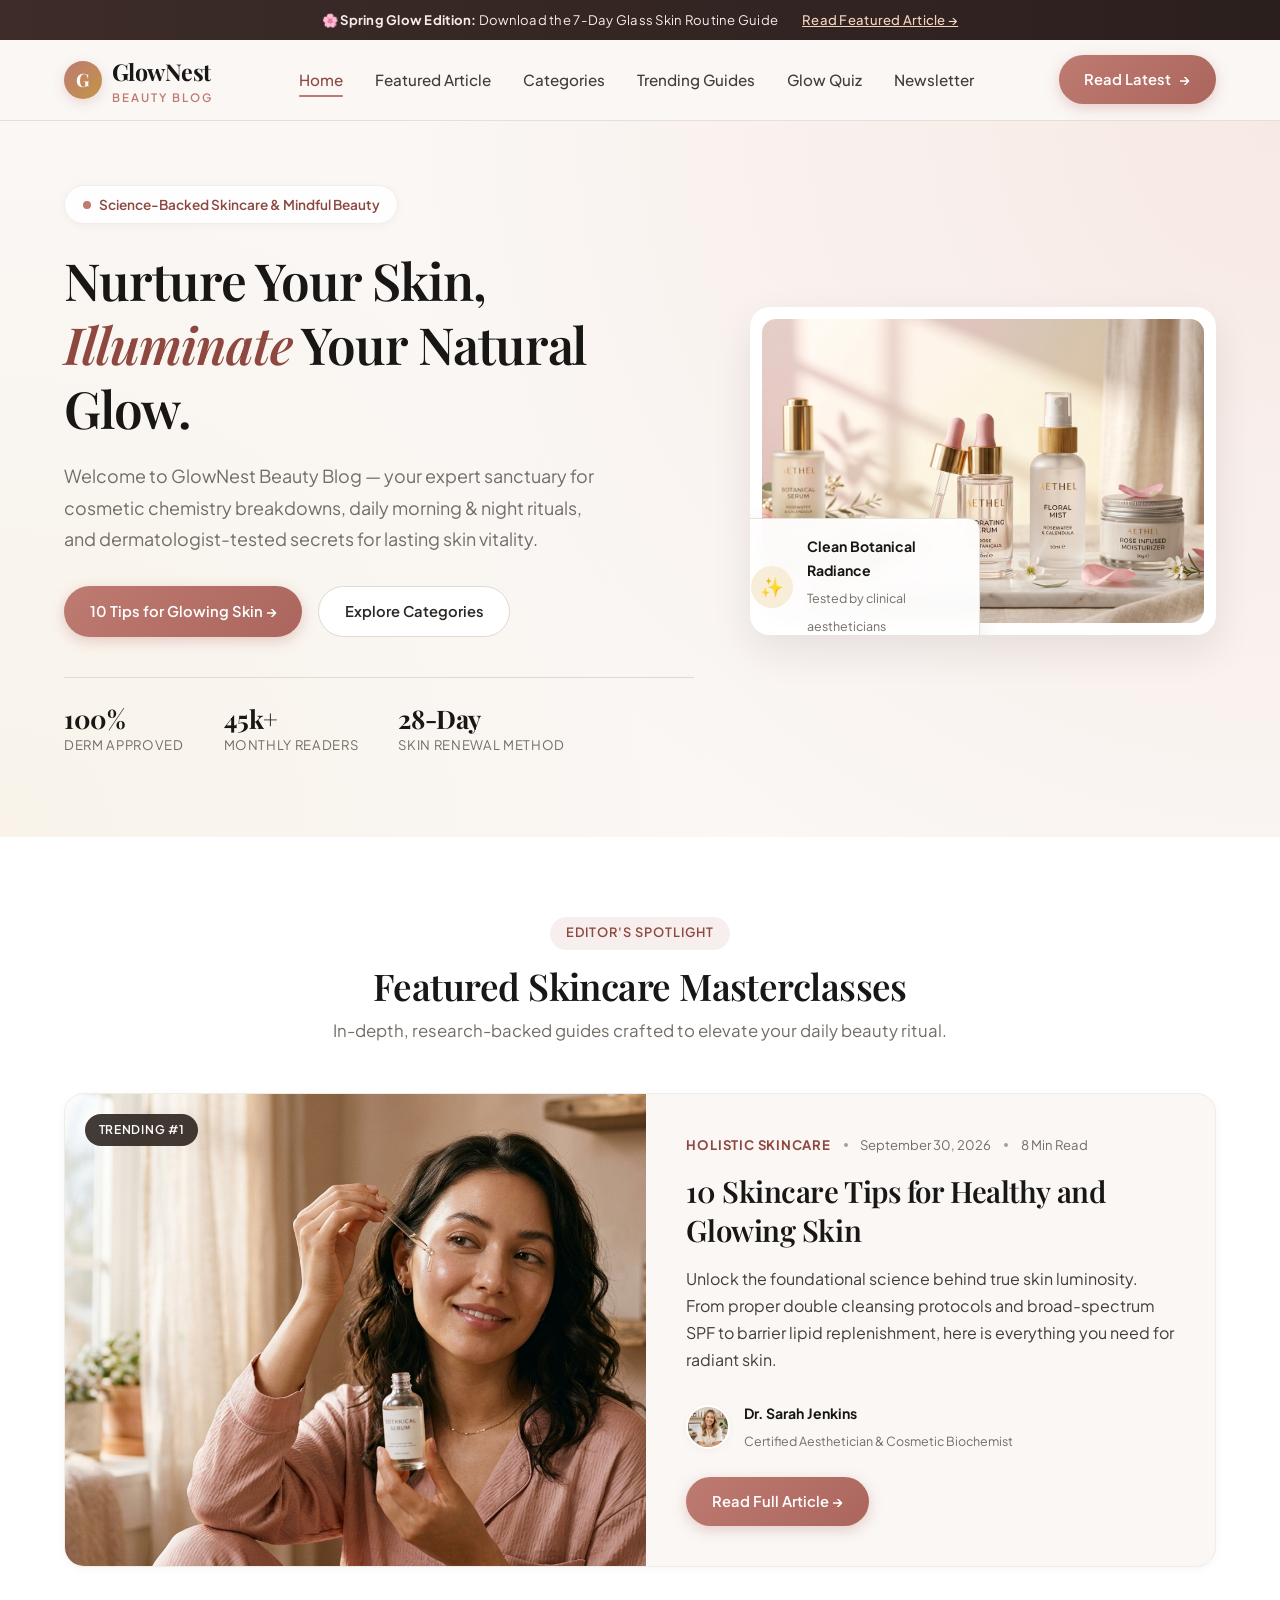
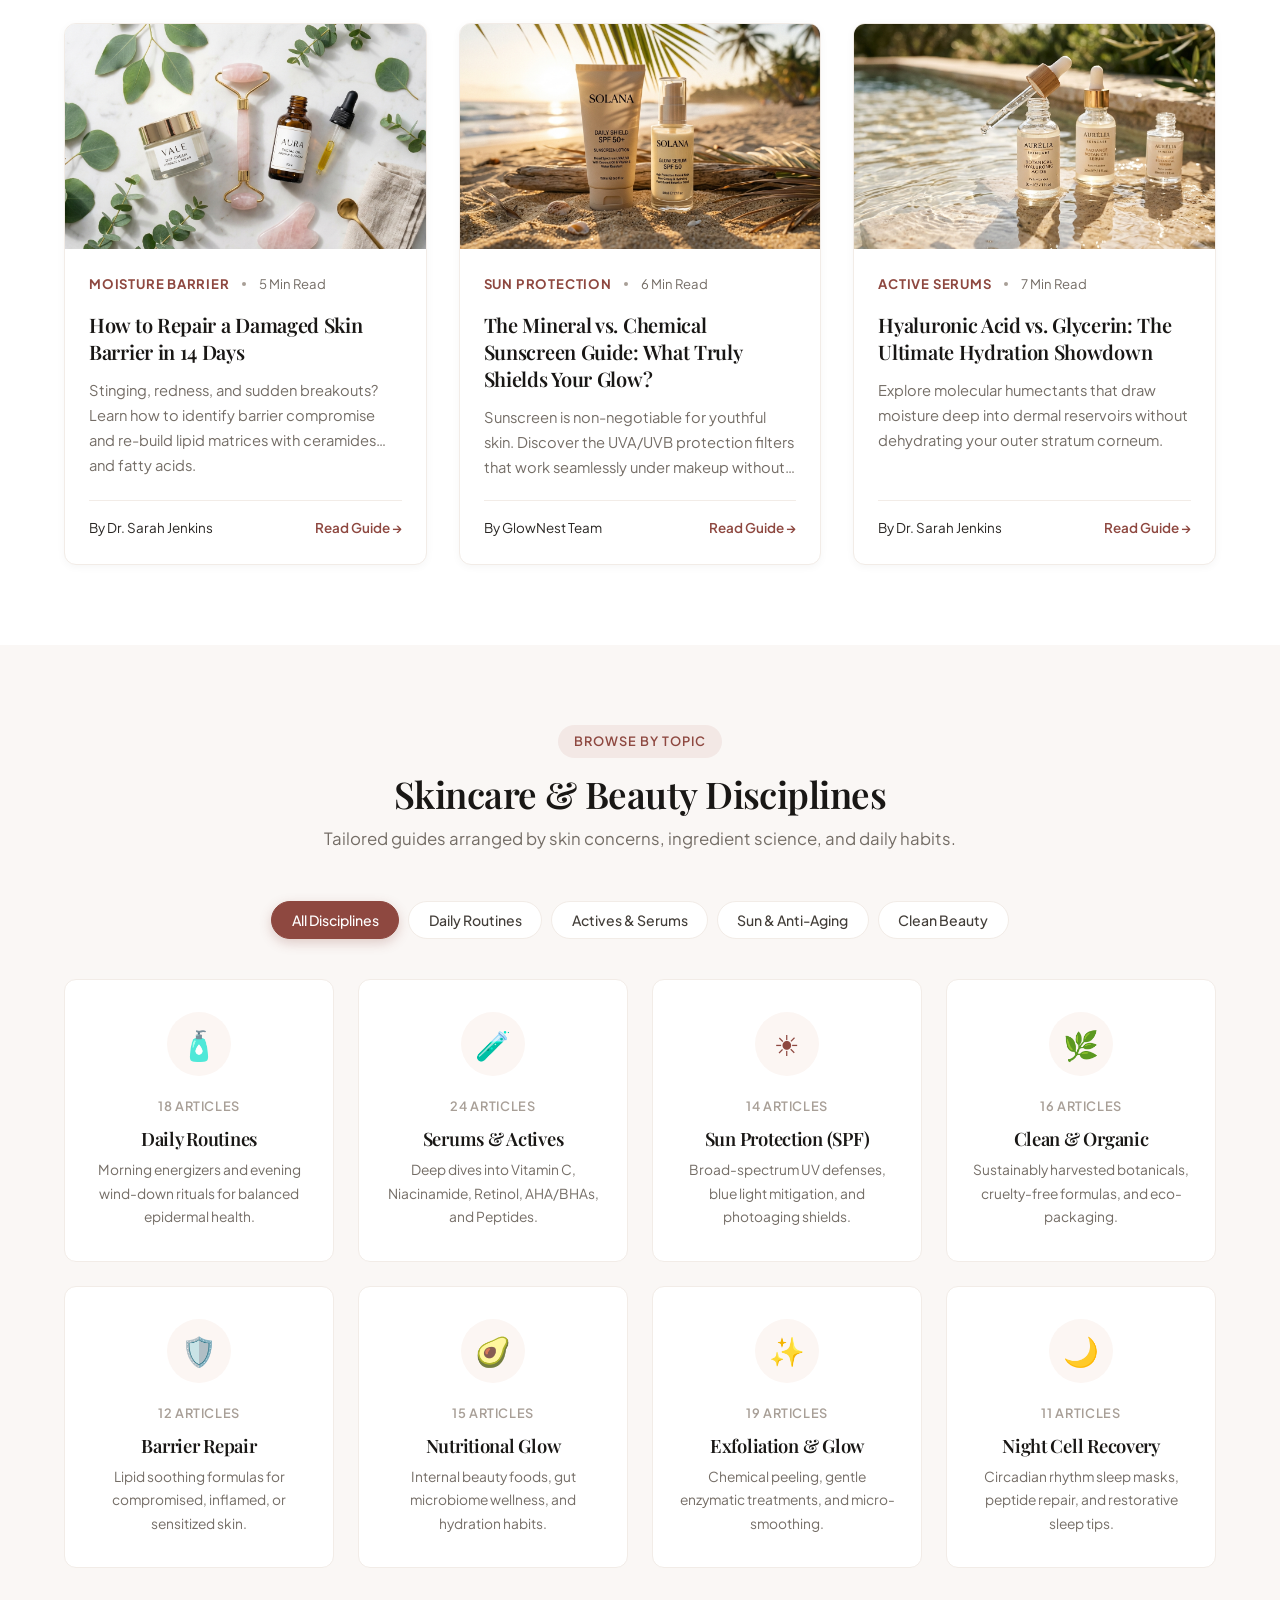
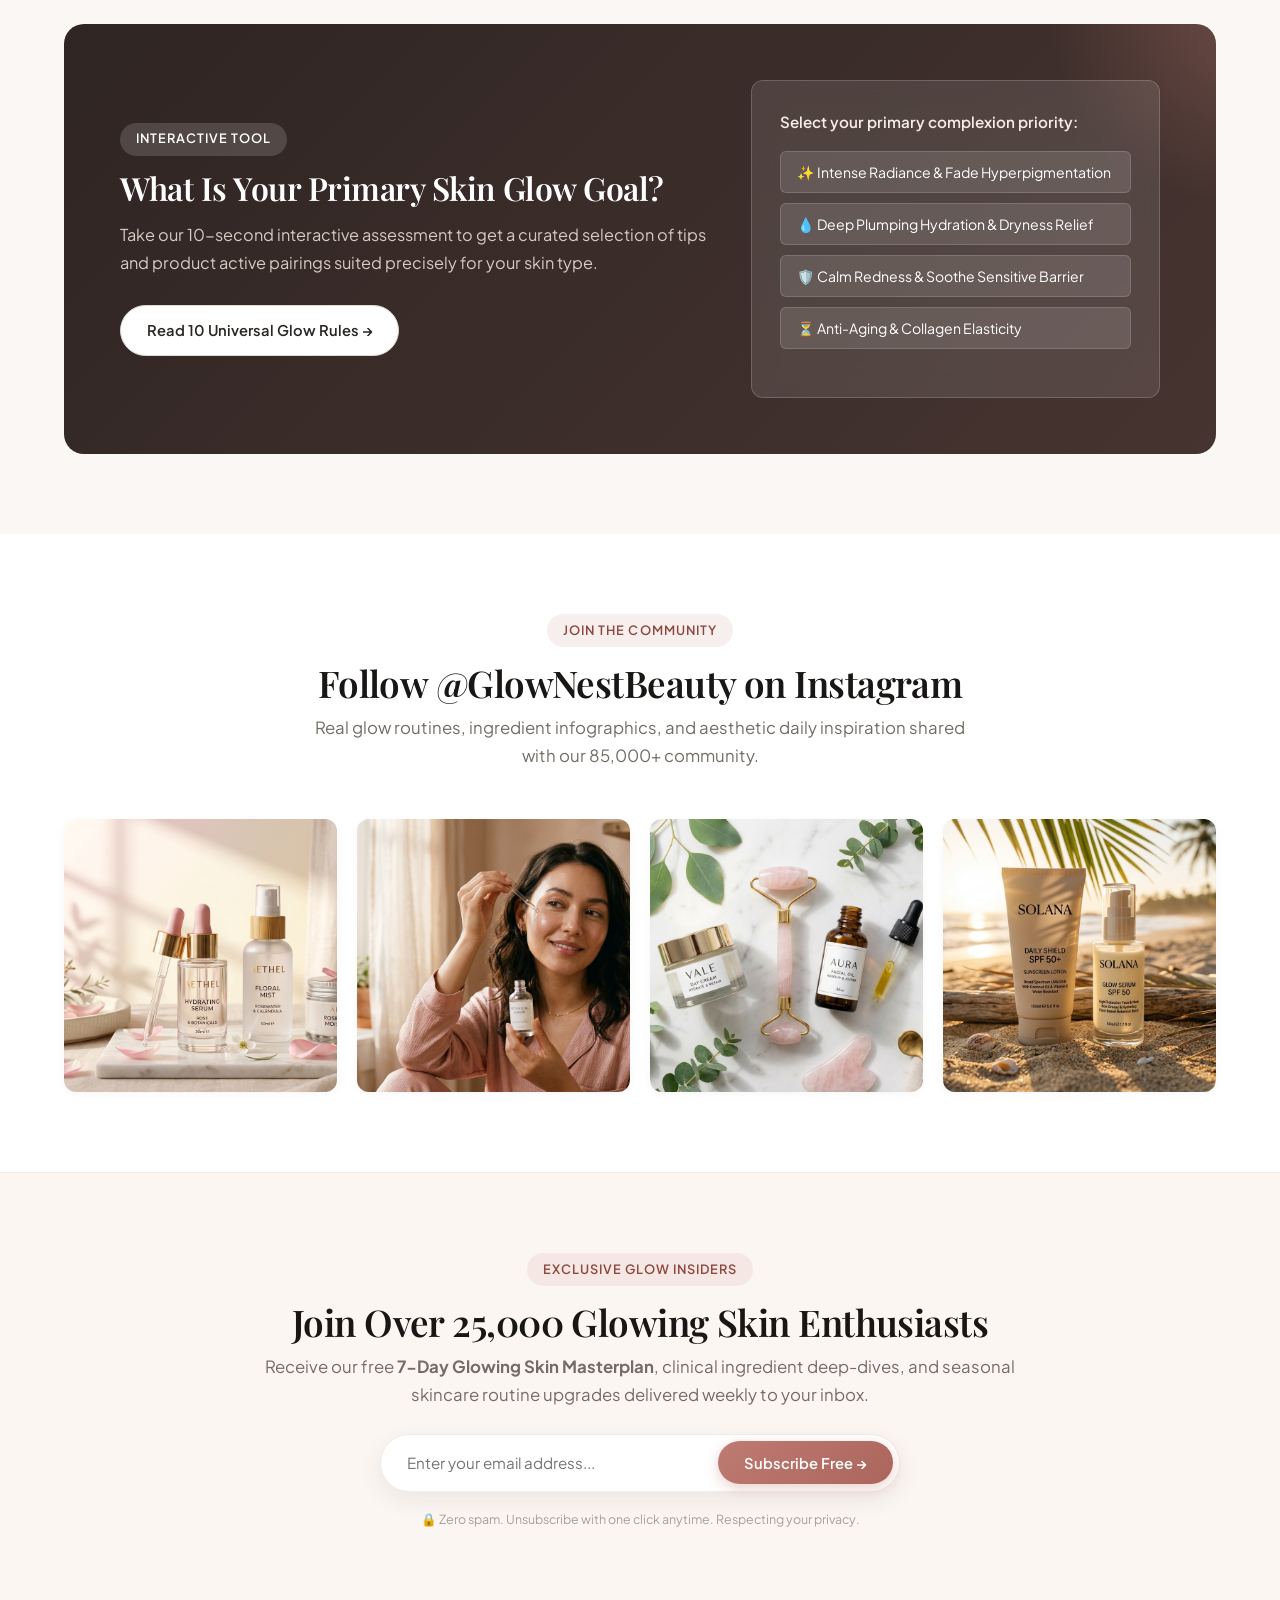
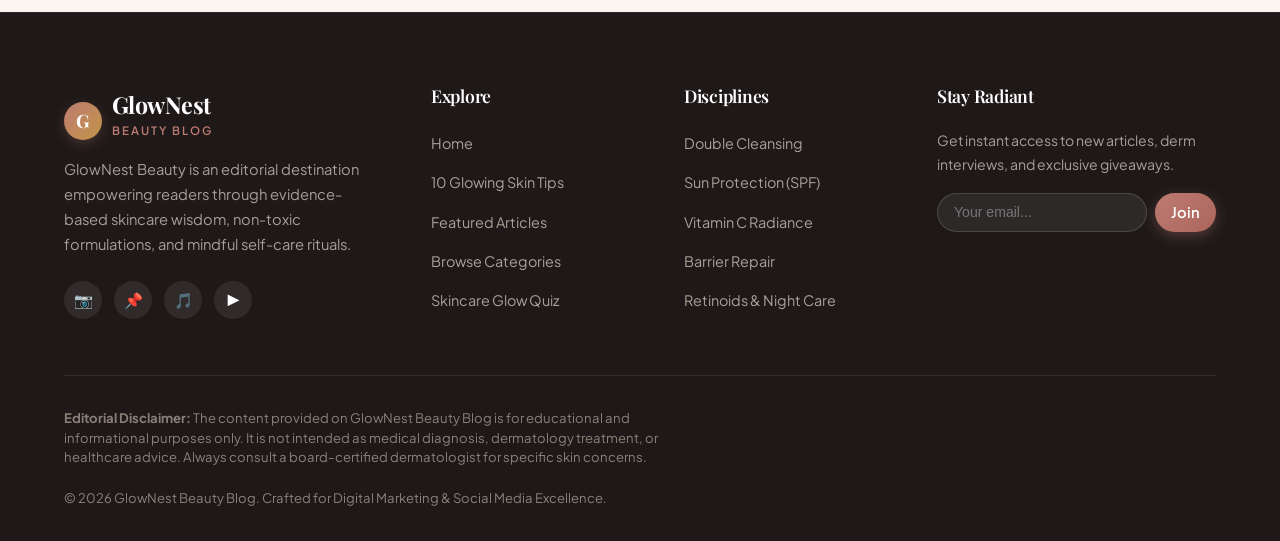
<file: index.html>
<!DOCTYPE html>
<html lang="en">
<head>
  <meta charset="UTF-8">
  <meta name="viewport" content="width=device-width, initial-scale=1.0">
  
  <!-- SEO Meta Tags -->
  <title>GlowNest Beauty Blog | Skincare & Beauty Tips</title>
  <meta name="description" content="Discover science-backed skincare routines, dermatologist-approved glowing skin tips, and clean beauty secrets at GlowNest Beauty Blog. Achieve radiant, healthy skin naturally.">
  <meta name="keywords" content="skincare tips, glowing skin, beauty blog, skincare routine, clean beauty, dermatologist advice, healthy skin, anti-aging, hydration">
  <meta name="author" content="GlowNest Beauty Editorial Team">
  <meta name="robots" content="index, follow">
  
  <!-- Open Graph / Facebook / LinkedIn -->
  <meta property="og:type" content="website">
  <meta property="og:url" content="https://glownestbeauty.com/">
  <meta property="og:title" content="GlowNest Beauty Blog | Science-Backed Skincare &amp; Glowing Skin">
  <meta property="og:description" content="Your daily sanctuary for luminous skincare rituals, active ingredients guides, and holistic self-care.">
  <meta property="og:image" content="assets/images/hero-banner.jpg">
  
  <!-- Twitter Card -->
  <meta name="twitter:card" content="summary_large_image">
  <meta name="twitter:title" content="GlowNest Beauty Blog | Healthy Glowing Skin Tips">
  <meta name="twitter:description" content="Expert-approved skincare secrets, barrier repair methods, and radiant skin guides.">
  <meta name="twitter:image" content="assets/images/hero-banner.jpg">

  <!-- Favicon & Stylesheet -->
  <link rel="stylesheet" href="style.css">
  
  <!-- Structured Data (JSON-LD) for Digital Marketing & Search Engines -->
  <script type="application/ld+json">
  {
    "@context": "https://schema.org",
    "@type": "Blog",
    "name": "GlowNest Beauty Blog",
    "description": "A modern skincare and beauty publication providing evidence-based routines, cosmetic chemistry insights, and holistic wellness guides.",
    "url": "https://glownestbeauty.com/",
    "publisher": {
      "@type": "Organization",
      "name": "GlowNest Beauty",
      "logo": {
        "@type": "ImageObject",
        "url": "https://glownestbeauty.com/assets/images/hero-banner.jpg"
      }
    }
  }
  </script>
</head>
<body>

  <!-- Top Announcement Bar (Social & Marketing Campaign) -->
  <div class="announcement-bar" role="region" aria-label="Announcement">
    <span>🌸 <strong>Spring Glow Edition:</strong> Download the 7-Day Glass Skin Routine Guide</span>
    <a href="blog.html" id="announcement-cta">Read Featured Article &rarr;</a>
  </div>

  <!-- Main Navigation Header -->
  <header class="site-header" id="site-header">
    <div class="container navbar">
      <!-- Brand Logo -->
      <a href="index.html" class="logo-wrapper" aria-label="GlowNest Beauty Blog Homepage">
        <div class="logo-symbol" aria-hidden="true">G</div>
        <div class="logo-text">
          GlowNest
          <span>Beauty Blog</span>
        </div>
      </a>

      <!-- Desktop Navigation Menu -->
      <nav aria-label="Primary Navigation">
        <ul class="nav-menu" id="nav-menu">
          <li><a href="index.html" class="nav-link active">Home</a></li>
          <li><a href="blog.html" class="nav-link">Featured Article</a></li>
          <li><a href="#categories" class="nav-link">Categories</a></li>
          <li><a href="#featured" class="nav-link">Trending Guides</a></li>
          <li><a href="#routine-quiz" class="nav-link">Glow Quiz</a></li>
          <li><a href="#newsletter" class="nav-link">Newsletter</a></li>
        </ul>
      </nav>

      <!-- Header CTAs & Mobile Toggle -->
      <div class="nav-actions">
        <a href="blog.html" class="btn btn-primary" id="header-read-btn">
          <span>Read Latest</span> &rarr;
        </a>
        <button class="mobile-nav-toggle" id="mobile-toggle" aria-label="Toggle navigation menu" aria-expanded="false">
          <span></span>
          <span></span>
          <span></span>
        </button>
      </div>
    </div>
  </header>

  <main>
    <!-- Hero Section -->
    <section class="hero" id="hero" aria-labelledby="hero-heading">
      <div class="container hero-grid">
        <!-- Hero Text Content -->
        <div class="hero-content">
          <div class="hero-tag">
            <span></span>
            Science-Backed Skincare &amp; Mindful Beauty
          </div>
          <h1 class="hero-title" id="hero-heading">
            Nurture Your Skin, <em>Illuminate</em> Your Natural Glow.
          </h1>
          <p class="hero-desc">
            Welcome to GlowNest Beauty Blog — your expert sanctuary for cosmetic chemistry breakdowns, daily morning &amp; night rituals, and dermatologist-tested secrets for lasting skin vitality.
          </p>
          
          <div class="hero-actions">
            <a href="blog.html" class="btn btn-primary" id="hero-main-cta">
              10 Tips for Glowing Skin &rarr;
            </a>
            <a href="#categories" class="btn btn-secondary" id="hero-explore-cta">
              Explore Categories
            </a>
          </div>

          <!-- Proof / Authority Statistics -->
          <div class="hero-stats">
            <div class="stat-item">
              <h4>100%</h4>
              <p>Derm Approved</p>
            </div>
            <div class="stat-item">
              <h4>45k+</h4>
              <p>Monthly Readers</p>
            </div>
            <div class="stat-item">
              <h4>28-Day</h4>
              <p>Skin Renewal Method</p>
            </div>
          </div>
        </div>

        <!-- Hero Visual Display -->
        <div class="hero-visual">
          <div class="hero-img-card">
            <img src="assets/images/hero-banner.jpg" 
                 alt="Aesthetic luxury botanical serums and cosmetic glass bottles on marble table" 
                 width="640" 
                 height="440" 
                 loading="eager">
            
            <!-- Floating Feature Badge -->
            <div class="hero-badge-float">
              <div class="hero-badge-icon" aria-hidden="true">✨</div>
              <div class="hero-badge-text">
                <strong>Clean Botanical Radiance</strong>
                <span>Tested by clinical aestheticians</span>
              </div>
            </div>
          </div>
        </div>
      </div>
    </section>

    <!-- Featured Blog Section -->
    <section class="featured-section section-spacing" id="featured" aria-labelledby="featured-heading">
      <div class="container">
        <header class="section-header">
          <span class="section-badge">Editor's Spotlight</span>
          <h2 id="featured-heading">Featured Skincare Masterclasses</h2>
          <p class="section-subtitle">In-depth, research-backed guides crafted to elevate your daily beauty ritual.</p>
        </header>

        <!-- Main Featured Article Card (Requested Main Article) -->
        <article class="featured-main-card" id="main-featured-post">
          <div class="featured-main-img">
            <img src="assets/images/glowing-skin-article.jpg" 
                 alt="Radiant healthy woman applying botanical glow serum with a glass dropper" 
                 loading="lazy">
            <span class="featured-badge-pill">Trending #1</span>
          </div>
          <div class="featured-main-body">
            <div class="card-meta">
              <span class="card-category">Holistic Skincare</span>
              <span class="card-meta-dot" aria-hidden="true"></span>
              <time datetime="2026-09-30">September 30, 2026</time>
              <span class="card-meta-dot" aria-hidden="true"></span>
              <span>8 Min Read</span>
            </div>
            
            <h3 class="featured-main-title">
              <a href="blog.html">10 Skincare Tips for Healthy and Glowing Skin</a>
            </h3>
            
            <p class="featured-main-excerpt">
              Unlock the foundational science behind true skin luminosity. From proper double cleansing protocols and broad-spectrum SPF to barrier lipid replenishment, here is everything you need for radiant skin.
            </p>

            <div class="author-chip">
              <img src="assets/images/author-portrait.jpg" 
                   alt="Dr. Sarah Jenkins - Certified Aesthetician" 
                   width="44" 
                   height="44">
              <div class="author-chip-info">
                <strong>Dr. Sarah Jenkins</strong>
                <span>Certified Aesthetician &amp; Cosmetic Biochemist</span>
              </div>
            </div>

            <div>
              <a href="blog.html" class="btn btn-primary" id="read-main-article-btn">
                Read Full Article &rarr;
              </a>
            </div>
          </div>
        </article>

        <!-- Secondary Articles Grid -->
        <div class="articles-grid">
          <!-- Article Card 1 -->
          <article class="article-card" data-category="barrier">
            <div class="card-img-wrapper">
              <img src="assets/images/skincare-flatlay.jpg" 
                   alt="Skincare flatlay with rose quartz roller, facial oil, and barrier repair cream" 
                   loading="lazy">
            </div>
            <div class="card-content">
              <div class="card-meta">
                <span class="card-category">Moisture Barrier</span>
                <span class="card-meta-dot" aria-hidden="true"></span>
                <span>5 Min Read</span>
              </div>
              <h4 class="card-title">
                <a href="blog.html#tip-6">How to Repair a Damaged Skin Barrier in 14 Days</a>
              </h4>
              <p class="card-excerpt">
                Stinging, redness, and sudden breakouts? Learn how to identify barrier compromise and re-build lipid matrices with ceramides and fatty acids.
              </p>
              <div class="card-footer">
                <span class="author-name">By Dr. Sarah Jenkins</span>
                <a href="blog.html#tip-6" class="read-more-link">Read Guide &rarr;</a>
              </div>
            </div>
          </article>

          <!-- Article Card 2 -->
          <article class="article-card" data-category="sun">
            <div class="card-img-wrapper">
              <img src="assets/images/spf-protection.jpg" 
                   alt="Broad spectrum SPF sunscreen lotion and serum bottle on warm beach sand" 
                   loading="lazy">
            </div>
            <div class="card-content">
              <div class="card-meta">
                <span class="card-category">Sun Protection</span>
                <span class="card-meta-dot" aria-hidden="true"></span>
                <span>6 Min Read</span>
              </div>
              <h4 class="card-title">
                <a href="blog.html#tip-2">The Mineral vs. Chemical Sunscreen Guide: What Truly Shields Your Glow?</a>
              </h4>
              <p class="card-excerpt">
                Sunscreen is non-negotiable for youthful skin. Discover the UVA/UVB protection filters that work seamlessly under makeup without white cast.
              </p>
              <div class="card-footer">
                <span class="author-name">By GlowNest Team</span>
                <a href="blog.html#tip-2" class="read-more-link">Read Guide &rarr;</a>
              </div>
            </div>
          </article>

          <!-- Article Card 3 -->
          <article class="article-card" data-category="serums">
            <div class="card-img-wrapper">
              <img src="assets/images/clean-serums.jpg" 
                   alt="Clear glass pipette dropper bottles with hyaluronic acid and radiance botanical serum" 
                   loading="lazy">
            </div>
            <div class="card-content">
              <div class="card-meta">
                <span class="card-category">Active Serums</span>
                <span class="card-meta-dot" aria-hidden="true"></span>
                <span>7 Min Read</span>
              </div>
              <h4 class="card-title">
                <a href="blog.html#tip-3">Hyaluronic Acid vs. Glycerin: The Ultimate Hydration Showdown</a>
              </h4>
              <p class="card-excerpt">
                Explore molecular humectants that draw moisture deep into dermal reservoirs without dehydrating your outer stratum corneum.
              </p>
              <div class="card-footer">
                <span class="author-name">By Dr. Sarah Jenkins</span>
                <a href="blog.html#tip-3" class="read-more-link">Read Guide &rarr;</a>
              </div>
            </div>
          </article>
        </div>
      </div>
    </section>

    <!-- Skincare and Beauty Categories Section -->
    <section class="categories-section section-spacing" id="categories" aria-labelledby="categories-heading">
      <div class="container">
        <header class="section-header">
          <span class="section-badge">Browse By Topic</span>
          <h2 id="categories-heading">Skincare &amp; Beauty Disciplines</h2>
          <p class="section-subtitle">Tailored guides arranged by skin concerns, ingredient science, and daily habits.</p>
        </header>

        <!-- Category Filter Buttons for Interactive Exploration -->
        <nav class="category-filter-nav" aria-label="Category Filter">
          <button class="filter-btn active" data-filter="all">All Disciplines</button>
          <button class="filter-btn" data-filter="routines">Daily Routines</button>
          <button class="filter-btn" data-filter="actives">Actives &amp; Serums</button>
          <button class="filter-btn" data-filter="sun">Sun &amp; Anti-Aging</button>
          <button class="filter-btn" data-filter="clean">Clean Beauty</button>
        </nav>

        <!-- Categories Grid -->
        <div class="categories-grid" id="categories-grid">
          <!-- Category 1 -->
          <div class="category-card" data-cat-type="routines">
            <div class="category-icon-box" aria-hidden="true">🧴</div>
            <span class="category-count">18 Articles</span>
            <h3 class="category-name">Daily Routines</h3>
            <p class="category-desc">Morning energizers and evening wind-down rituals for balanced epidermal health.</p>
          </div>

          <!-- Category 2 -->
          <div class="category-card" data-cat-type="actives">
            <div class="category-icon-box" aria-hidden="true">🧪</div>
            <span class="category-count">24 Articles</span>
            <h3 class="category-name">Serums &amp; Actives</h3>
            <p class="category-desc">Deep dives into Vitamin C, Niacinamide, Retinol, AHA/BHAs, and Peptides.</p>
          </div>

          <!-- Category 3 -->
          <div class="category-card" data-cat-type="sun">
            <div class="category-icon-box" aria-hidden="true">☀️</div>
            <span class="category-count">14 Articles</span>
            <h3 class="category-name">Sun Protection (SPF)</h3>
            <p class="category-desc">Broad-spectrum UV defenses, blue light mitigation, and photoaging shields.</p>
          </div>

          <!-- Category 4 -->
          <div class="category-card" data-cat-type="clean">
            <div class="category-icon-box" aria-hidden="true">🌿</div>
            <span class="category-count">16 Articles</span>
            <h3 class="category-name">Clean &amp; Organic</h3>
            <p class="category-desc">Sustainably harvested botanicals, cruelty-free formulas, and eco-packaging.</p>
          </div>

          <!-- Category 5 -->
          <div class="category-card" data-cat-type="routines">
            <div class="category-icon-box" aria-hidden="true">🛡️</div>
            <span class="category-count">12 Articles</span>
            <h3 class="category-name">Barrier Repair</h3>
            <p class="category-desc">Lipid soothing formulas for compromised, inflamed, or sensitized skin.</p>
          </div>

          <!-- Category 6 -->
          <div class="category-card" data-cat-type="clean">
            <div class="category-icon-box" aria-hidden="true">🥑</div>
            <span class="category-count">15 Articles</span>
            <h3 class="category-name">Nutritional Glow</h3>
            <p class="category-desc">Internal beauty foods, gut microbiome wellness, and hydration habits.</p>
          </div>

          <!-- Category 7 -->
          <div class="category-card" data-cat-type="actives">
            <div class="category-icon-box" aria-hidden="true">✨</div>
            <span class="category-count">19 Articles</span>
            <h3 class="category-name">Exfoliation &amp; Glow</h3>
            <p class="category-desc">Chemical peeling, gentle enzymatic treatments, and micro-smoothing.</p>
          </div>

          <!-- Category 8 -->
          <div class="category-card" data-cat-type="routines">
            <div class="category-icon-box" aria-hidden="true">🌙</div>
            <span class="category-count">11 Articles</span>
            <h3 class="category-name">Night Cell Recovery</h3>
            <p class="category-desc">Circadian rhythm sleep masks, peptide repair, and restorative sleep tips.</p>
          </div>
        </div>

        <!-- Interactive Skincare Quiz Banner (Digital Marketing Lead Engagement) -->
        <div class="quiz-banner" id="routine-quiz">
          <div class="quiz-content">
            <span class="section-badge" style="background: rgba(255,255,255,0.15); color: #fff;">Interactive Tool</span>
            <h3>What Is Your Primary Skin Glow Goal?</h3>
            <p>
              Take our 10-second interactive assessment to get a curated selection of tips and product active pairings suited precisely for your skin type.
            </p>
            <a href="blog.html" class="btn btn-secondary">
              Read 10 Universal Glow Rules &rarr;
            </a>
          </div>

          <div class="quiz-interactive-box" id="quiz-box">
            <div class="quiz-step-title" id="quiz-question">Select your primary complexion priority:</div>
            <div class="quiz-options" id="quiz-options-group">
              <button class="quiz-opt-btn" data-goal="glow">✨ Intense Radiance &amp; Fade Hyperpigmentation</button>
              <button class="quiz-opt-btn" data-goal="hydration">💧 Deep Plumping Hydration &amp; Dryness Relief</button>
              <button class="quiz-opt-btn" data-goal="barrier">🛡️ Calm Redness &amp; Soothe Sensitive Barrier</button>
              <button class="quiz-opt-btn" data-goal="aging">⏳ Anti-Aging &amp; Collagen Elasticity</button>
            </div>
            <div class="quiz-result-box" id="quiz-result">
              <!-- Dynamically populated via script.js -->
            </div>
          </div>
        </div>
      </div>
    </section>

    <!-- Social Media Marketing Showcase (Digital Marketing Assignment Element) -->
    <section class="social-showcase section-spacing" id="social-community" aria-labelledby="social-heading">
      <div class="container">
        <header class="section-header">
          <span class="section-badge">Join The Community</span>
          <h2 id="social-heading">Follow @GlowNestBeauty on Instagram</h2>
          <p class="section-subtitle">Real glow routines, ingredient infographics, and aesthetic daily inspiration shared with our 85,000+ community.</p>
        </header>

        <div class="instagram-grid">
          <!-- Feed Item 1 -->
          <a href="https://instagram.com" target="_blank" rel="noopener noreferrer" class="insta-item" aria-label="View Instagram post on morning routine flatlay">
            <img src="assets/images/hero-banner.jpg" alt="Botanical serum bottles morning light Instagram aesthetic" loading="lazy">
            <div class="insta-overlay">
              <span class="insta-handle">@glownestbeauty</span>
              <p>Morning ritual essentials for luminous skin 🌸</p>
              <span class="insta-likes">❤️ 2,410 likes</span>
            </div>
          </a>

          <!-- Feed Item 2 -->
          <a href="https://instagram.com" target="_blank" rel="noopener noreferrer" class="insta-item" aria-label="View Instagram post on glowing skin results">
            <img src="assets/images/glowing-skin-article.jpg" alt="Radiant woman applying serum Instagram post" loading="lazy">
            <div class="insta-overlay">
              <span class="insta-handle">@glownestbeauty</span>
              <p>The 28-day turnover consistency check ✨</p>
              <span class="insta-likes">❤️ 4,180 likes</span>
            </div>
          </a>

          <!-- Feed Item 3 -->
          <a href="https://instagram.com" target="_blank" rel="noopener noreferrer" class="insta-item" aria-label="View Instagram post on jade roller and oils">
            <img src="assets/images/skincare-flatlay.jpg" alt="Skincare flatlay with rose quartz roller on marble Instagram post" loading="lazy">
            <div class="insta-overlay">
              <span class="insta-handle">@glownestbeauty</span>
              <p>Facial lymphatic drainage tips that work 🌿</p>
              <span class="insta-likes">❤️ 1,920 likes</span>
            </div>
          </a>

          <!-- Feed Item 4 -->
          <a href="https://instagram.com" target="_blank" rel="noopener noreferrer" class="insta-item" aria-label="View Instagram post on SPF protection">
            <img src="assets/images/spf-protection.jpg" alt="Sunscreen on beach sand Instagram post" loading="lazy">
            <div class="insta-overlay">
              <span class="insta-handle">@glownestbeauty</span>
              <p>Rain or shine, SPF 50 is our Holy Grail ☀️</p>
              <span class="insta-likes">❤️ 3,340 likes</span>
            </div>
          </a>
        </div>
      </div>
    </section>

    <!-- High-Converting Newsletter Capture Section -->
    <section class="newsletter-section section-spacing" id="newsletter" aria-labelledby="newsletter-heading">
      <div class="container">
        <div class="newsletter-card">
          <span class="section-badge">Exclusive Glow Insiders</span>
          <h2 id="newsletter-heading">Join Over 25,000 Glowing Skin Enthusiasts</h2>
          <p class="section-subtitle">
            Receive our free <strong>7-Day Glowing Skin Masterplan</strong>, clinical ingredient deep-dives, and seasonal skincare routine upgrades delivered weekly to your inbox.
          </p>

          <form class="newsletter-form" id="homepage-newsletter-form">
            <input type="email" 
                   class="newsletter-input" 
                   placeholder="Enter your email address..." 
                   required 
                   aria-label="Your email address" 
                   id="newsletter-email">
            <button type="submit" class="btn btn-primary" id="newsletter-submit-btn">
              Subscribe Free &rarr;
            </button>
          </form>
          <span class="newsletter-privacy">🔒 Zero spam. Unsubscribe with one click anytime. Respecting your privacy.</span>
        </div>
      </div>
    </section>
  </main>

  <!-- Global Footer -->
  <footer class="site-footer">
    <div class="container">
      <div class="footer-grid">
        <!-- Brand Summary -->
        <div class="footer-brand">
          <div class="logo-wrapper">
            <div class="logo-symbol" aria-hidden="true">G</div>
            <div class="logo-text">
              GlowNest
              <span>Beauty Blog</span>
            </div>
          </div>
          <p>
            GlowNest Beauty is an editorial destination empowering readers through evidence-based skincare wisdom, non-toxic formulations, and mindful self-care rituals.
          </p>
          <div class="social-links" aria-label="Social media channels">
            <a href="https://instagram.com" class="social-link" aria-label="Instagram" target="_blank" rel="noopener noreferrer">📷</a>
            <a href="https://pinterest.com" class="social-link" aria-label="Pinterest" target="_blank" rel="noopener noreferrer">📌</a>
            <a href="https://tiktok.com" class="social-link" aria-label="TikTok" target="_blank" rel="noopener noreferrer">🎵</a>
            <a href="https://youtube.com" class="social-link" aria-label="YouTube" target="_blank" rel="noopener noreferrer">▶️</a>
          </div>
        </div>

        <!-- Quick Links -->
        <div class="footer-col">
          <h4>Explore</h4>
          <ul>
            <li><a href="index.html">Home</a></li>
            <li><a href="blog.html">10 Glowing Skin Tips</a></li>
            <li><a href="#featured">Featured Articles</a></li>
            <li><a href="#categories">Browse Categories</a></li>
            <li><a href="#routine-quiz">Skincare Glow Quiz</a></li>
          </ul>
        </div>

        <!-- Categories -->
        <div class="footer-col">
          <h4>Disciplines</h4>
          <ul>
            <li><a href="blog.html#tip-1">Double Cleansing</a></li>
            <li><a href="blog.html#tip-2">Sun Protection (SPF)</a></li>
            <li><a href="blog.html#tip-4">Vitamin C Radiance</a></li>
            <li><a href="blog.html#tip-6">Barrier Repair</a></li>
            <li><a href="blog.html#tip-7">Retinoids &amp; Night Care</a></li>
          </ul>
        </div>

        <!-- Newsletter Mini-Widget in Footer -->
        <div class="footer-col footer-newsletter">
          <h4>Stay Radiant</h4>
          <p>Get instant access to new articles, derm interviews, and exclusive giveaways.</p>
          <form class="footer-newsletter-form" id="footer-newsletter-form">
            <input type="email" class="footer-input" placeholder="Your email..." required aria-label="Footer email input" id="footer-email">
            <button type="submit" class="btn btn-primary" style="padding: 0.65rem 1rem;">Join</button>
          </form>
        </div>
      </div>

      <!-- Footer Bottom -->
      <div class="footer-bottom">
        <div class="footer-disclaimer">
          <strong>Editorial Disclaimer:</strong> The content provided on GlowNest Beauty Blog is for educational and informational purposes only. It is not intended as medical diagnosis, dermatology treatment, or healthcare advice. Always consult a board-certified dermatologist for specific skin concerns.
        </div>
        <div>
          &copy; 2026 GlowNest Beauty Blog. Crafted for Digital Marketing &amp; Social Media Excellence.
        </div>
      </div>
    </div>
  </footer>

  <!-- Toast Notification Box -->
  <div class="toast-msg" id="toast" role="status" aria-live="polite">
    <span id="toast-icon">✨</span>
    <span id="toast-text">Notification message</span>
  </div>

  <!-- Back to Top Button -->
  <button class="back-to-top" id="back-to-top" aria-label="Scroll back to top">
    &uarr;
  </button>

  <!-- JavaScript Logic -->
  <script src="script.js"></script>
</body>
</html>
</file>
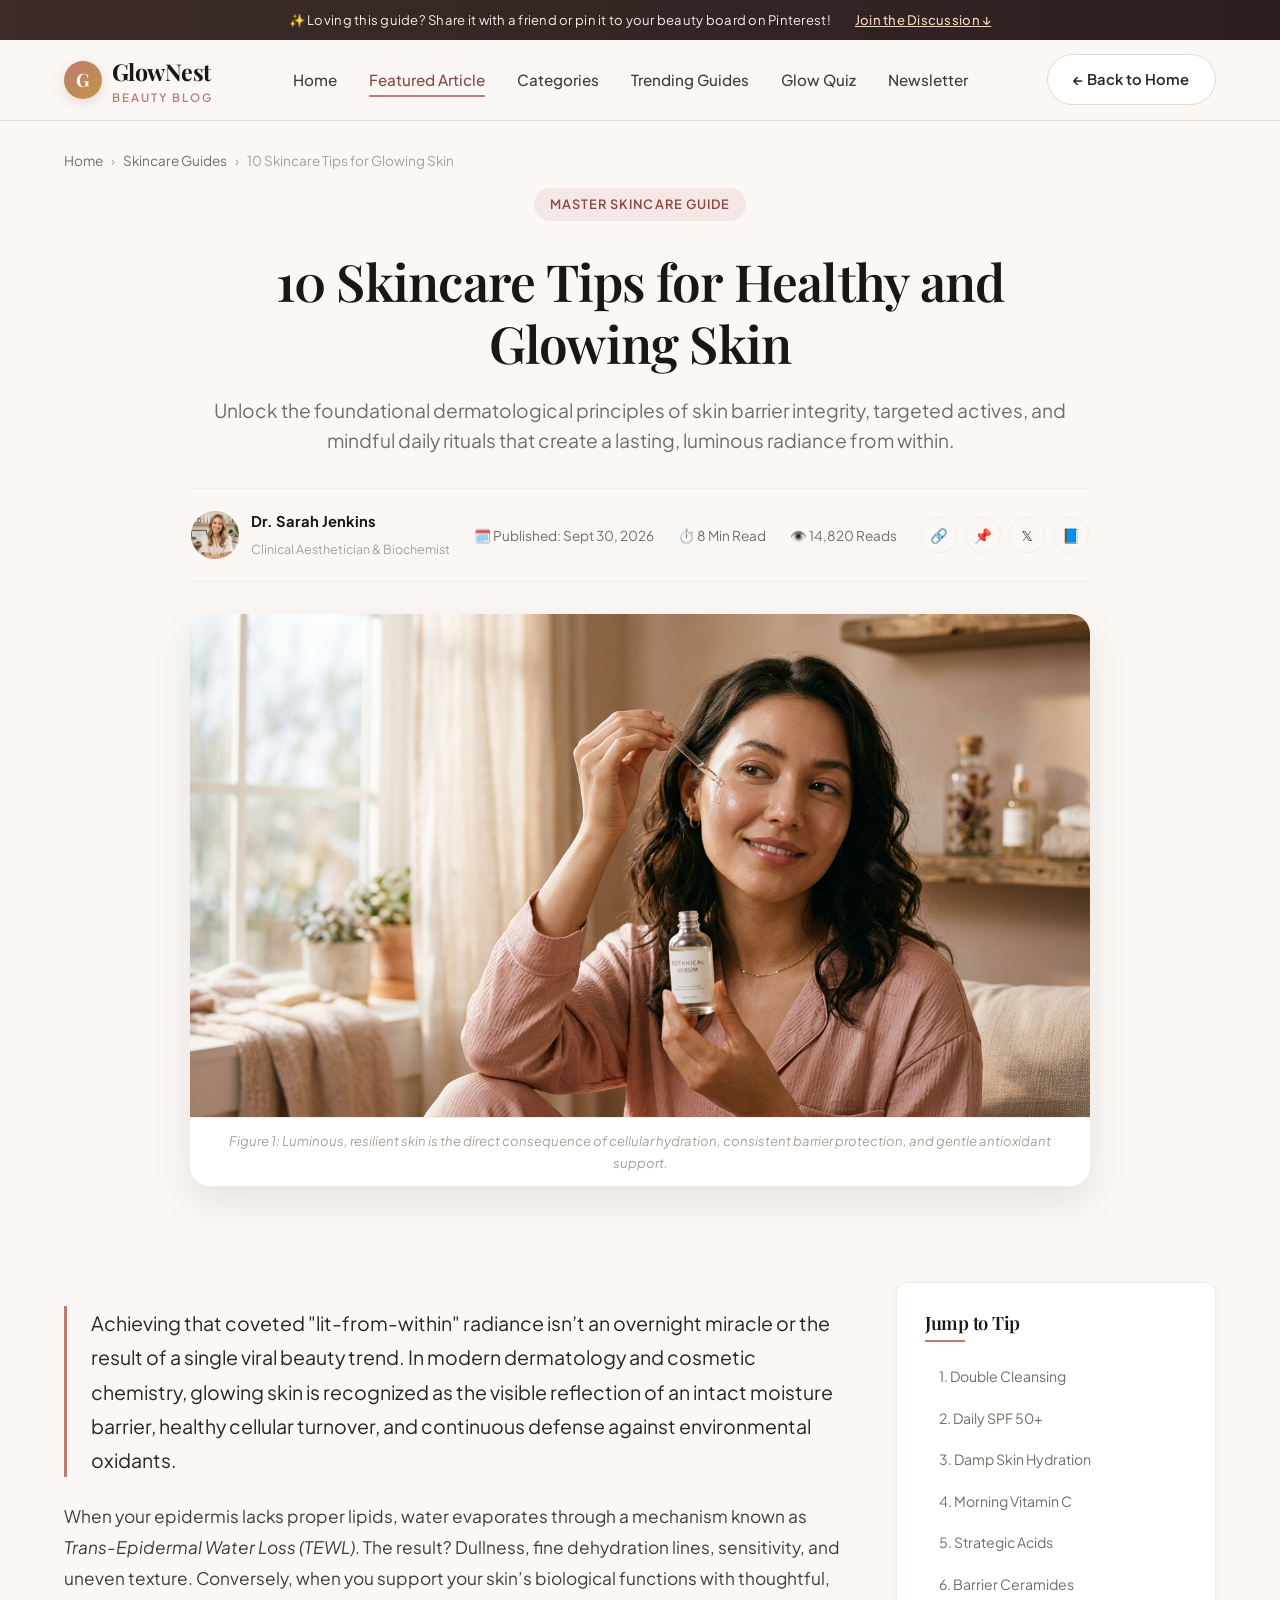
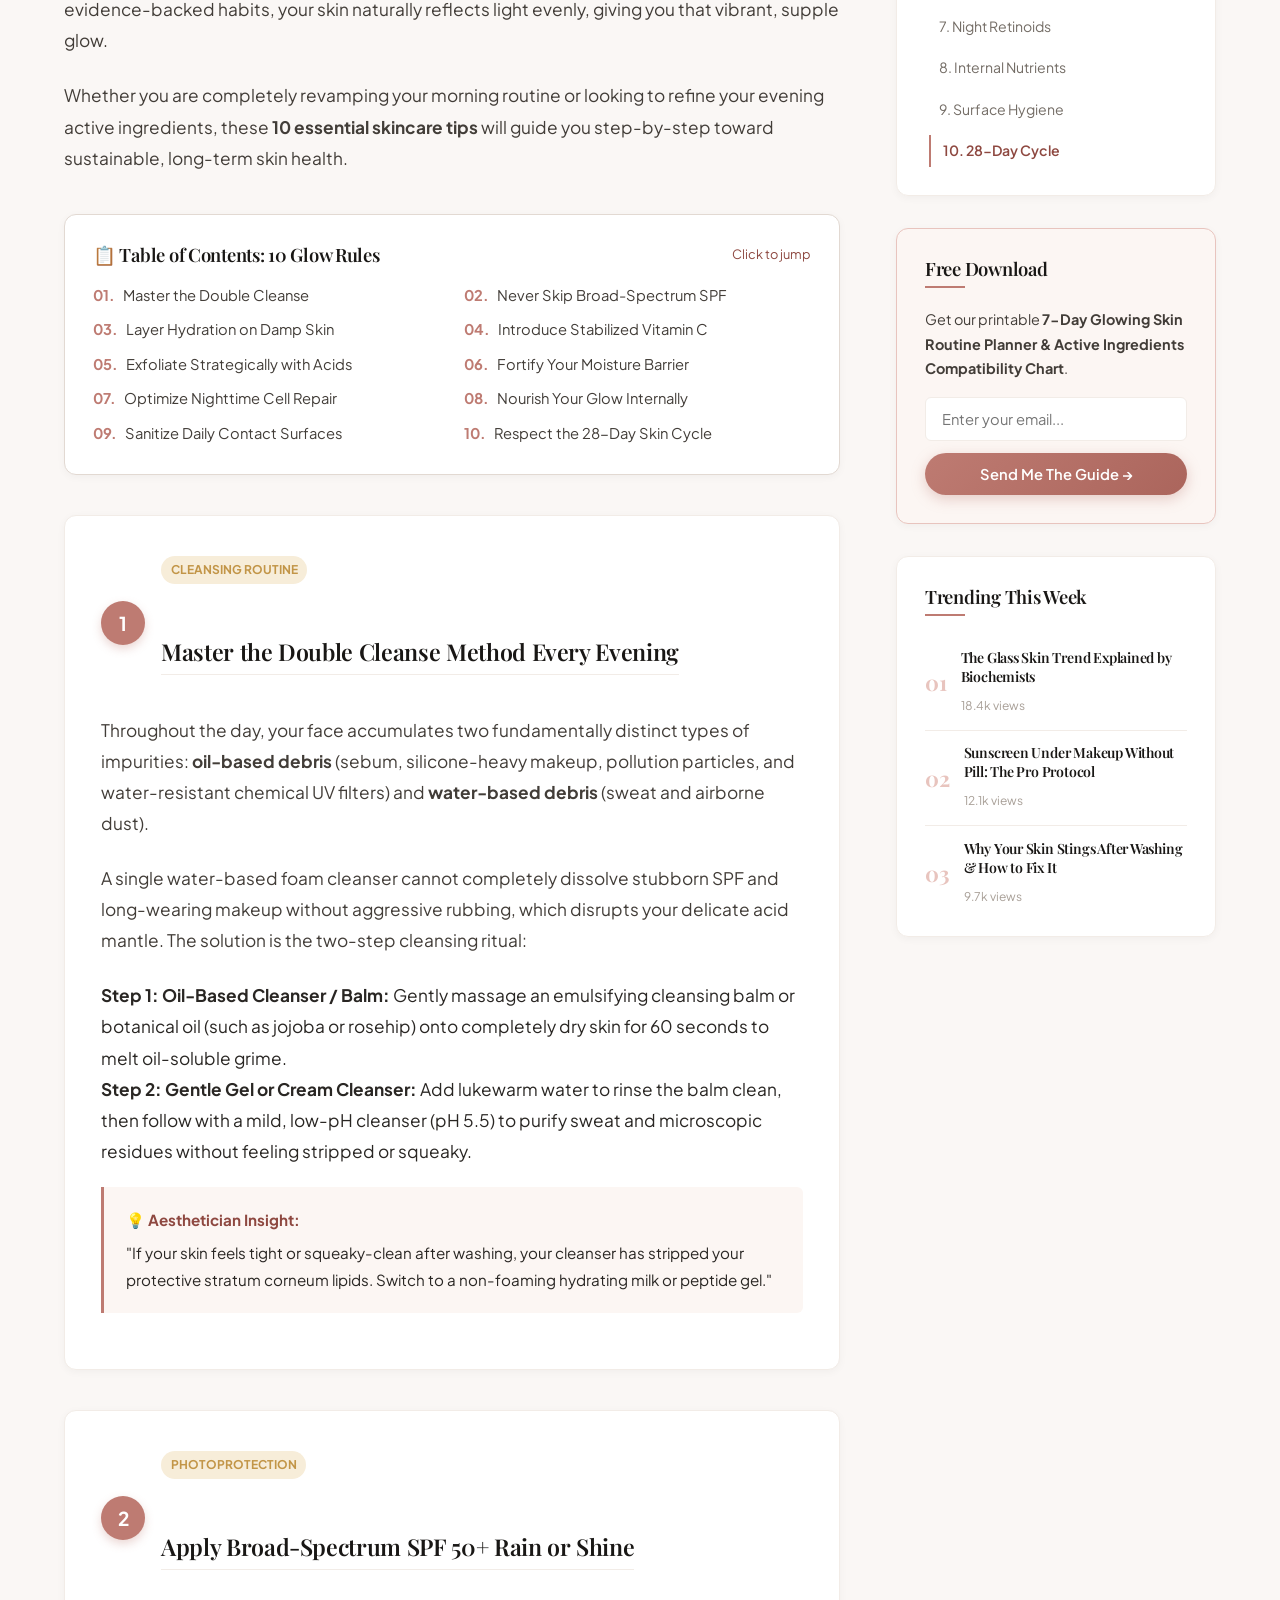
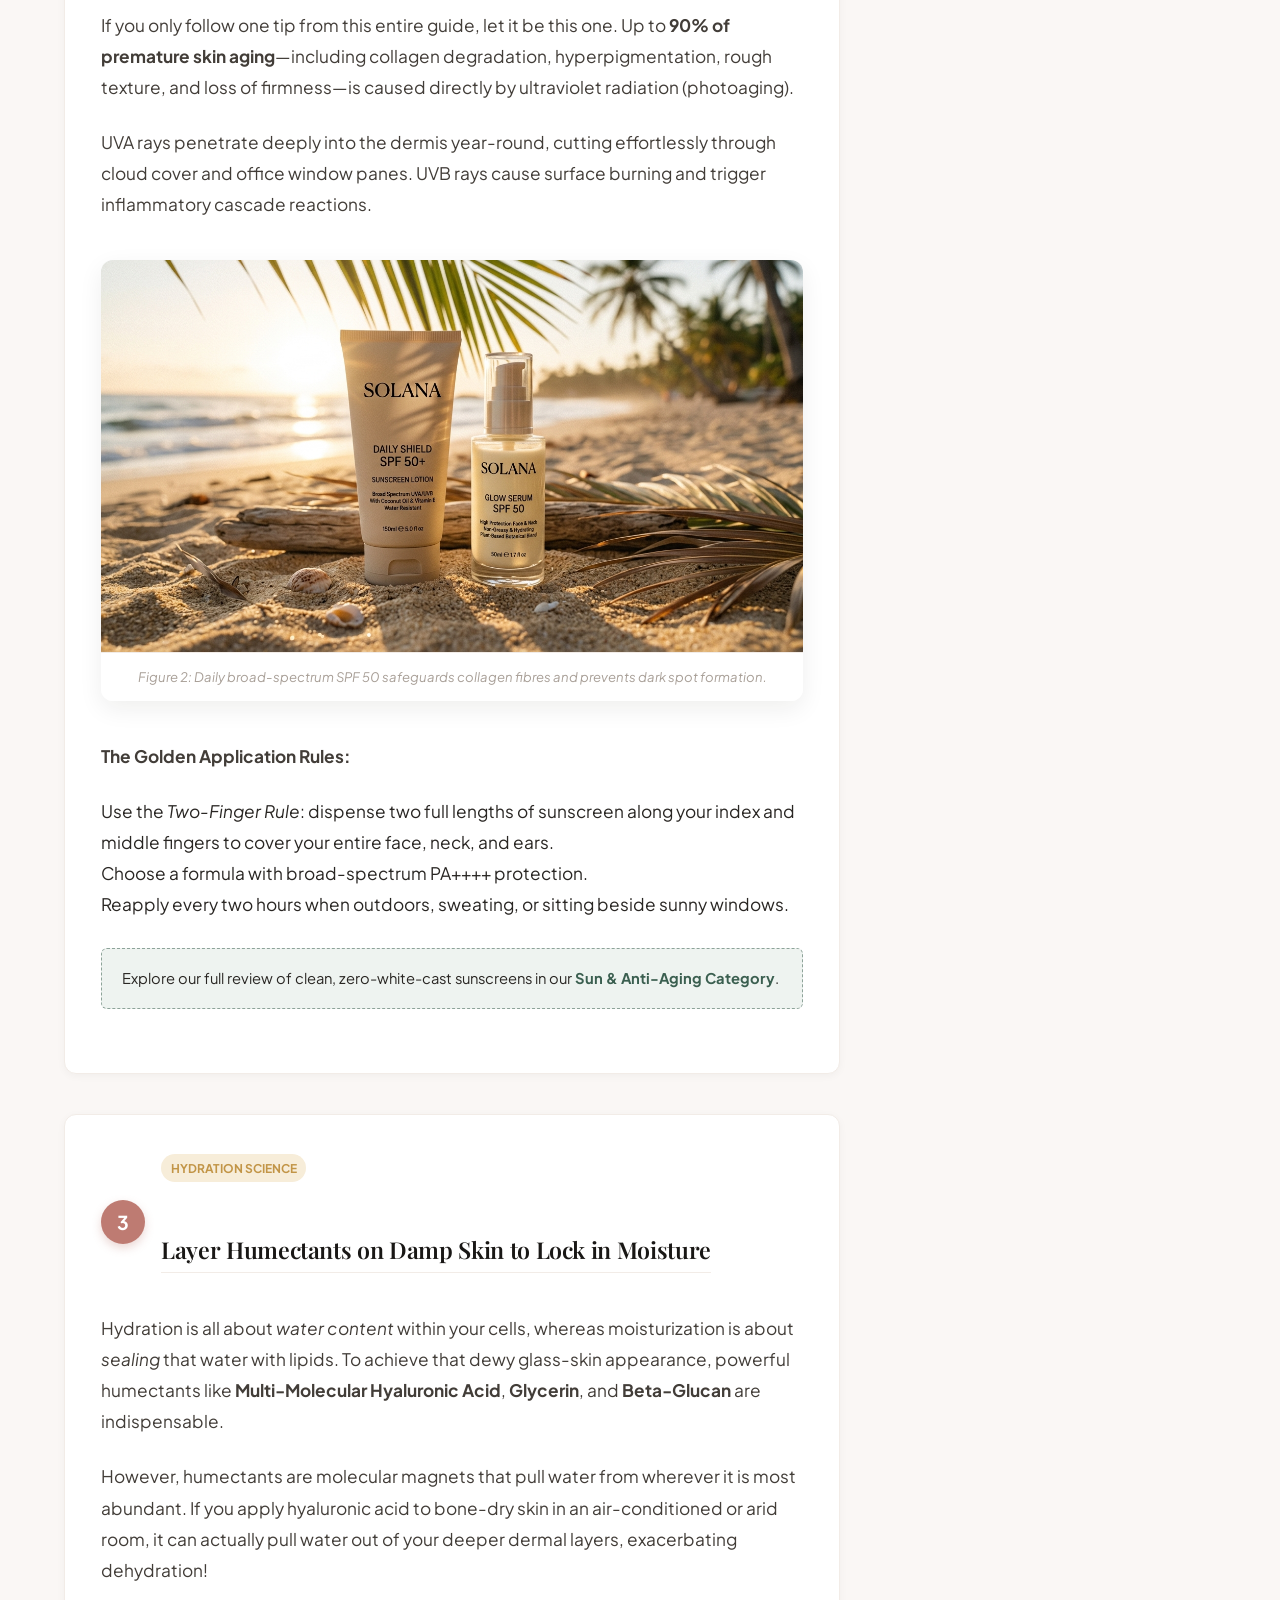
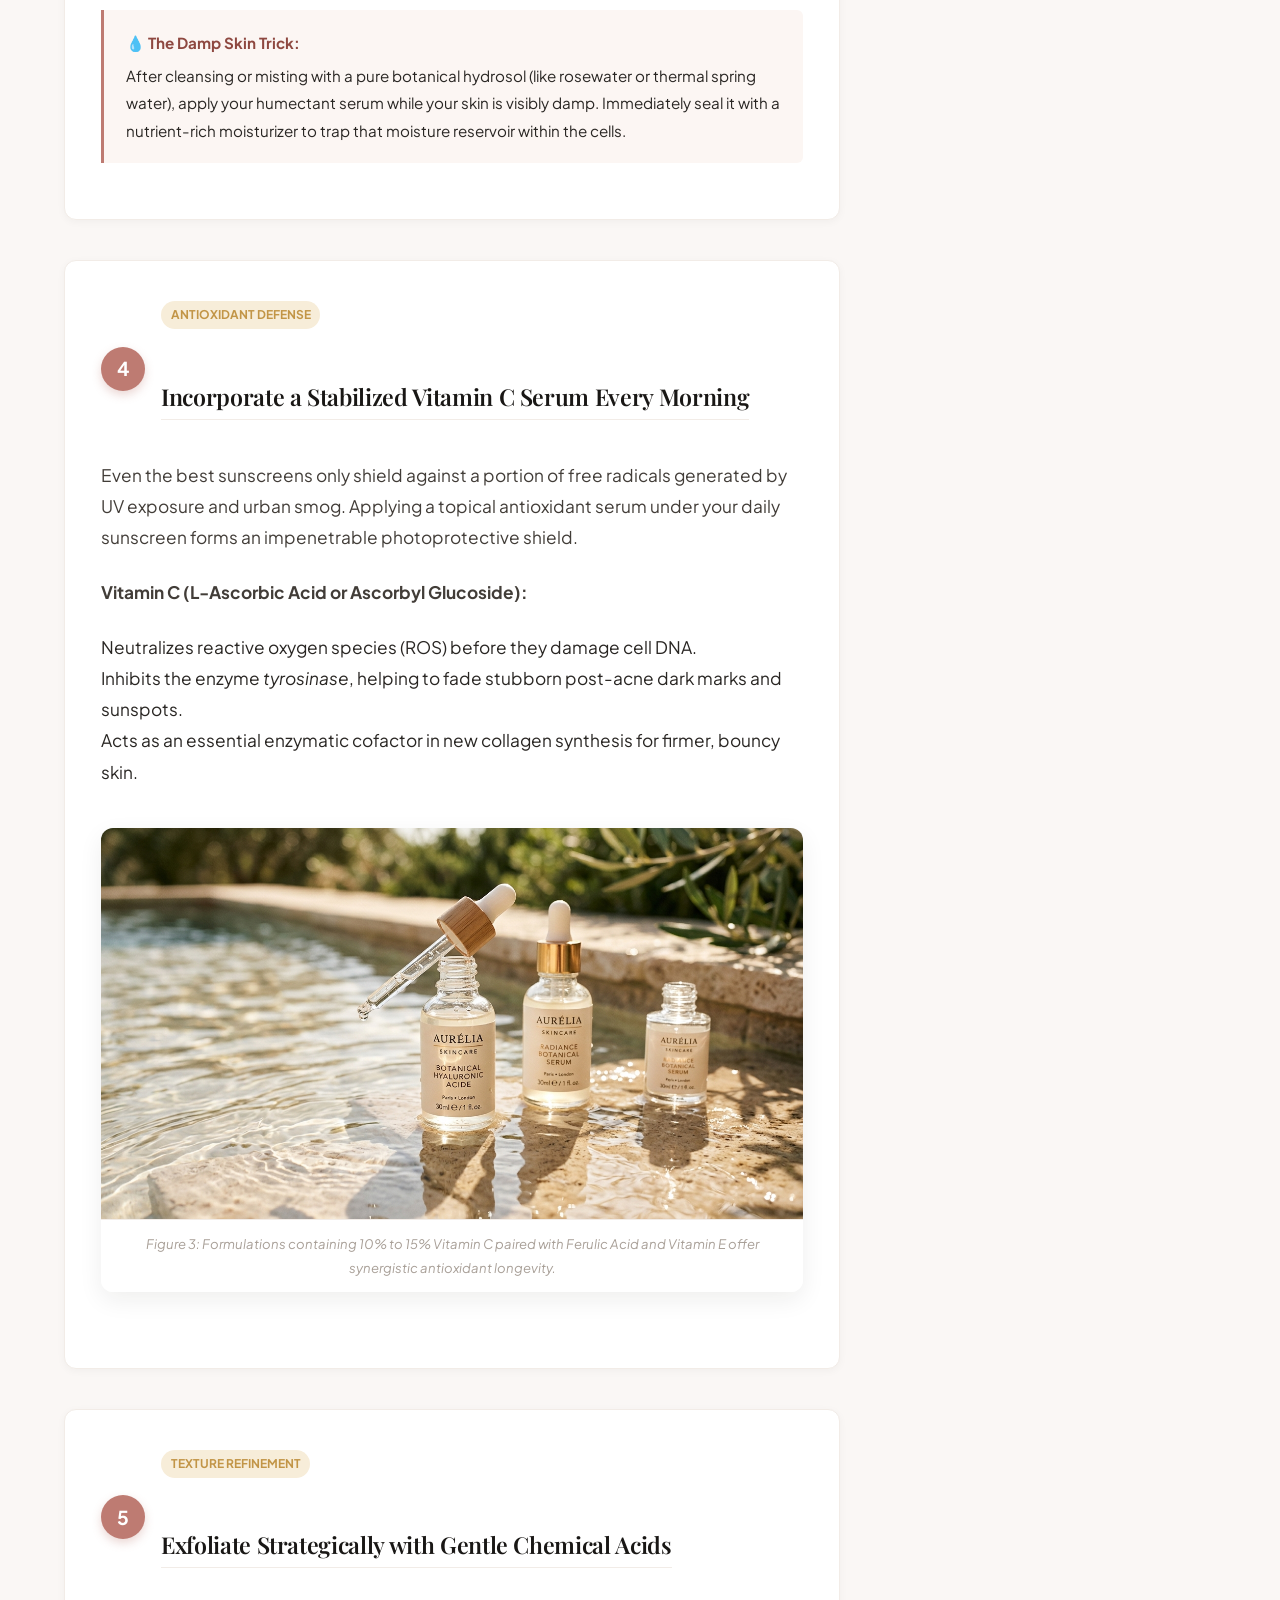
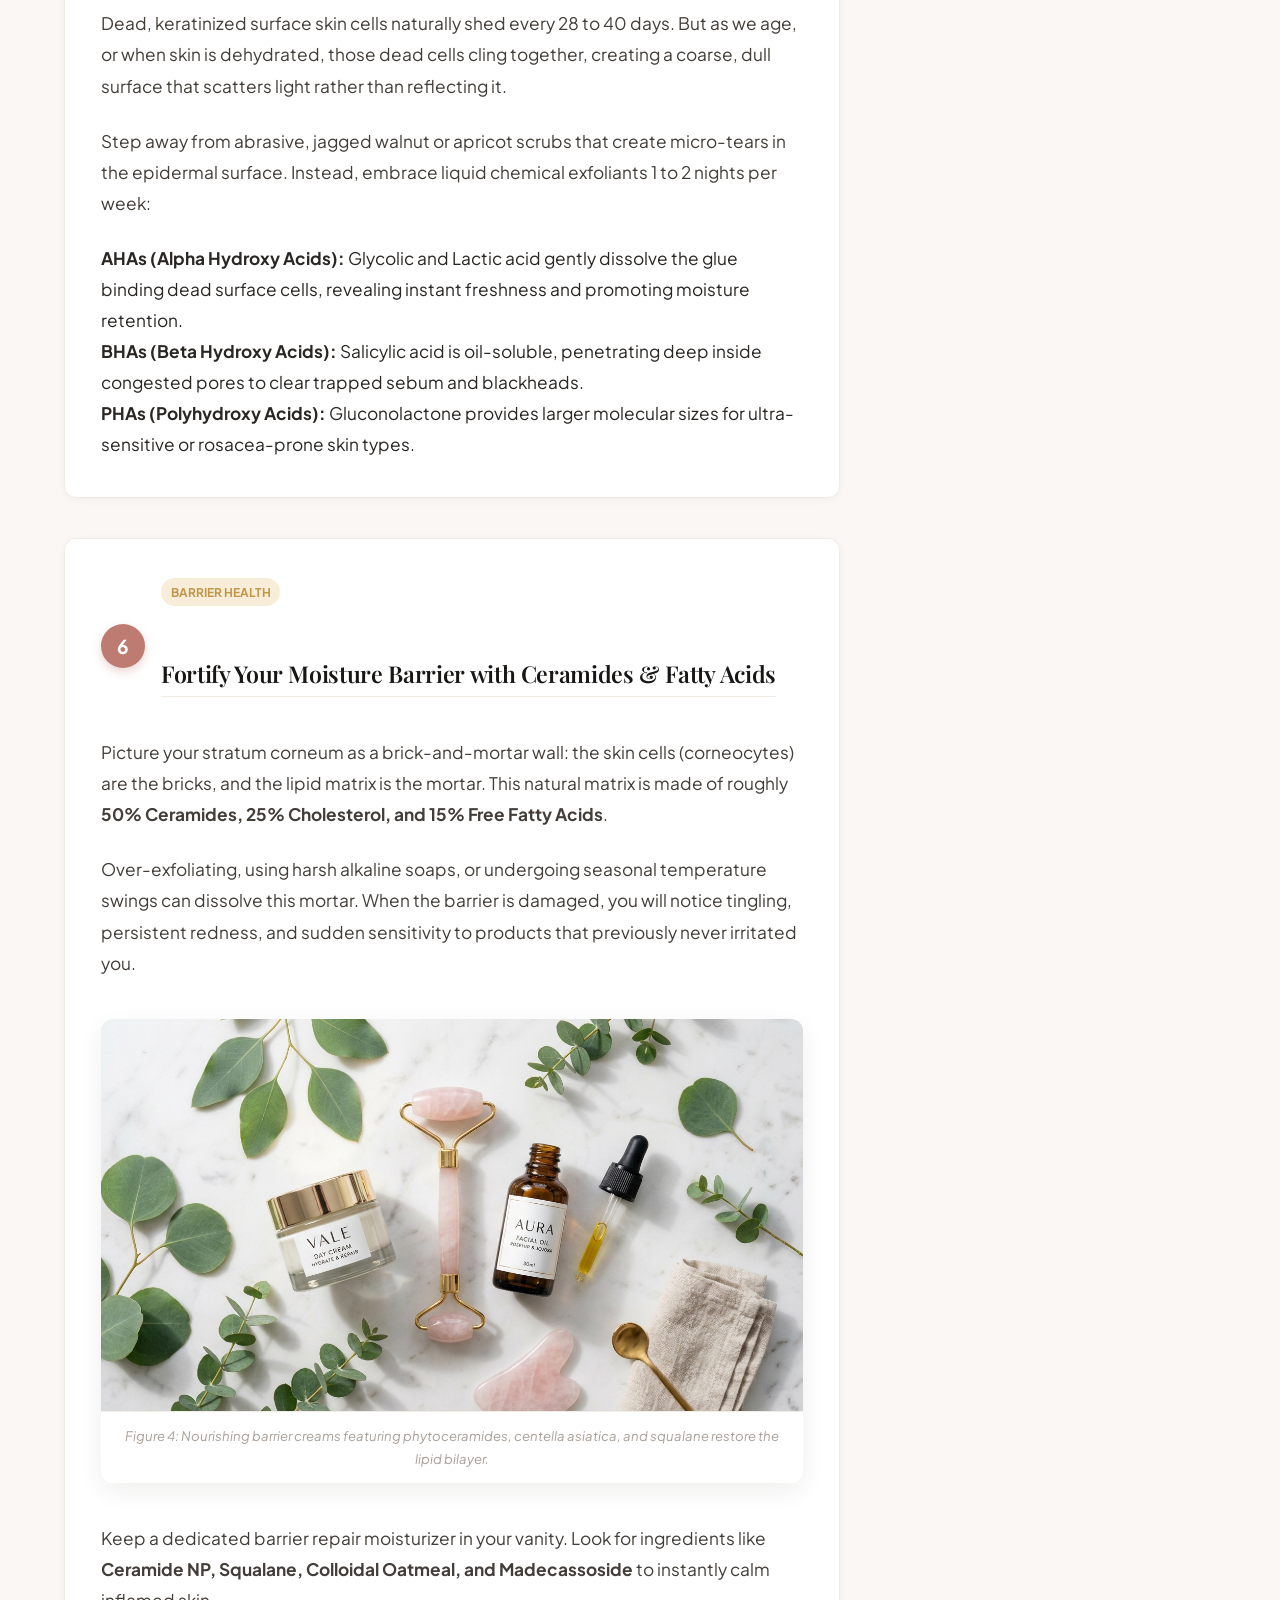
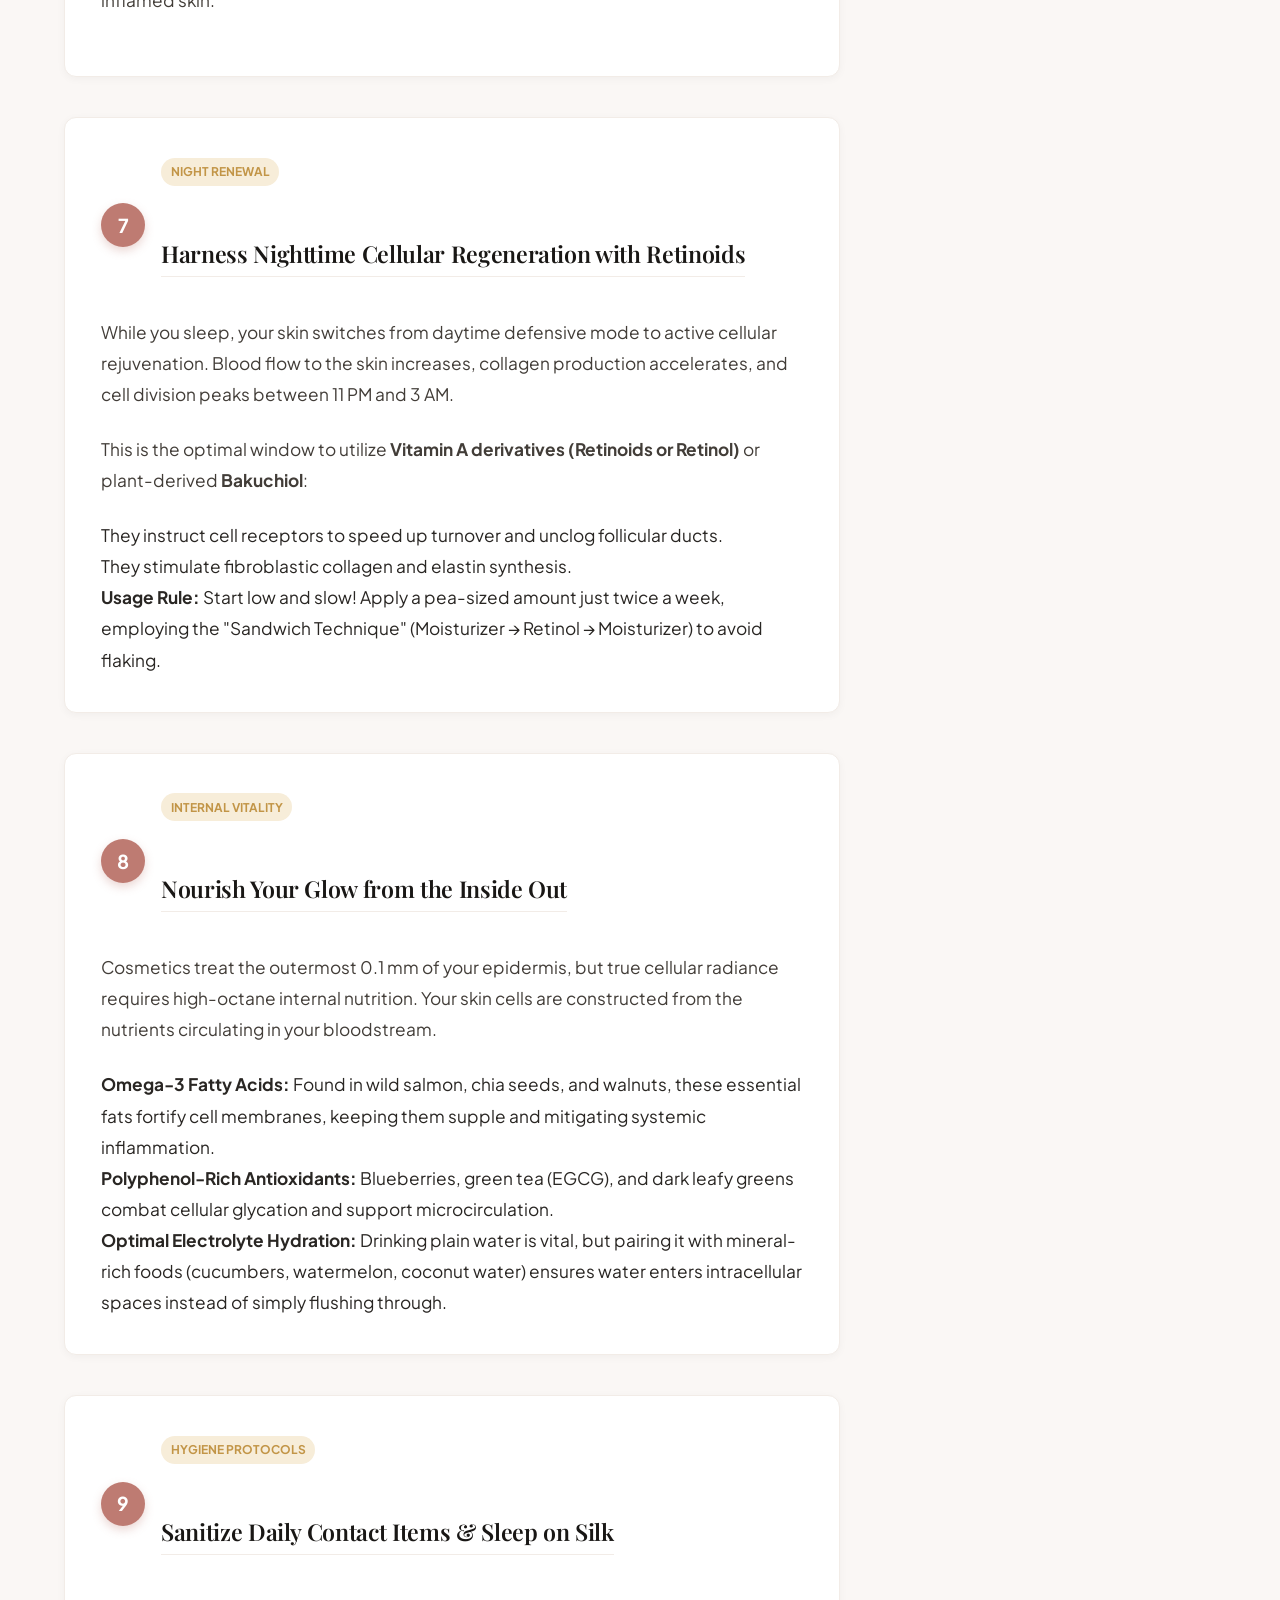
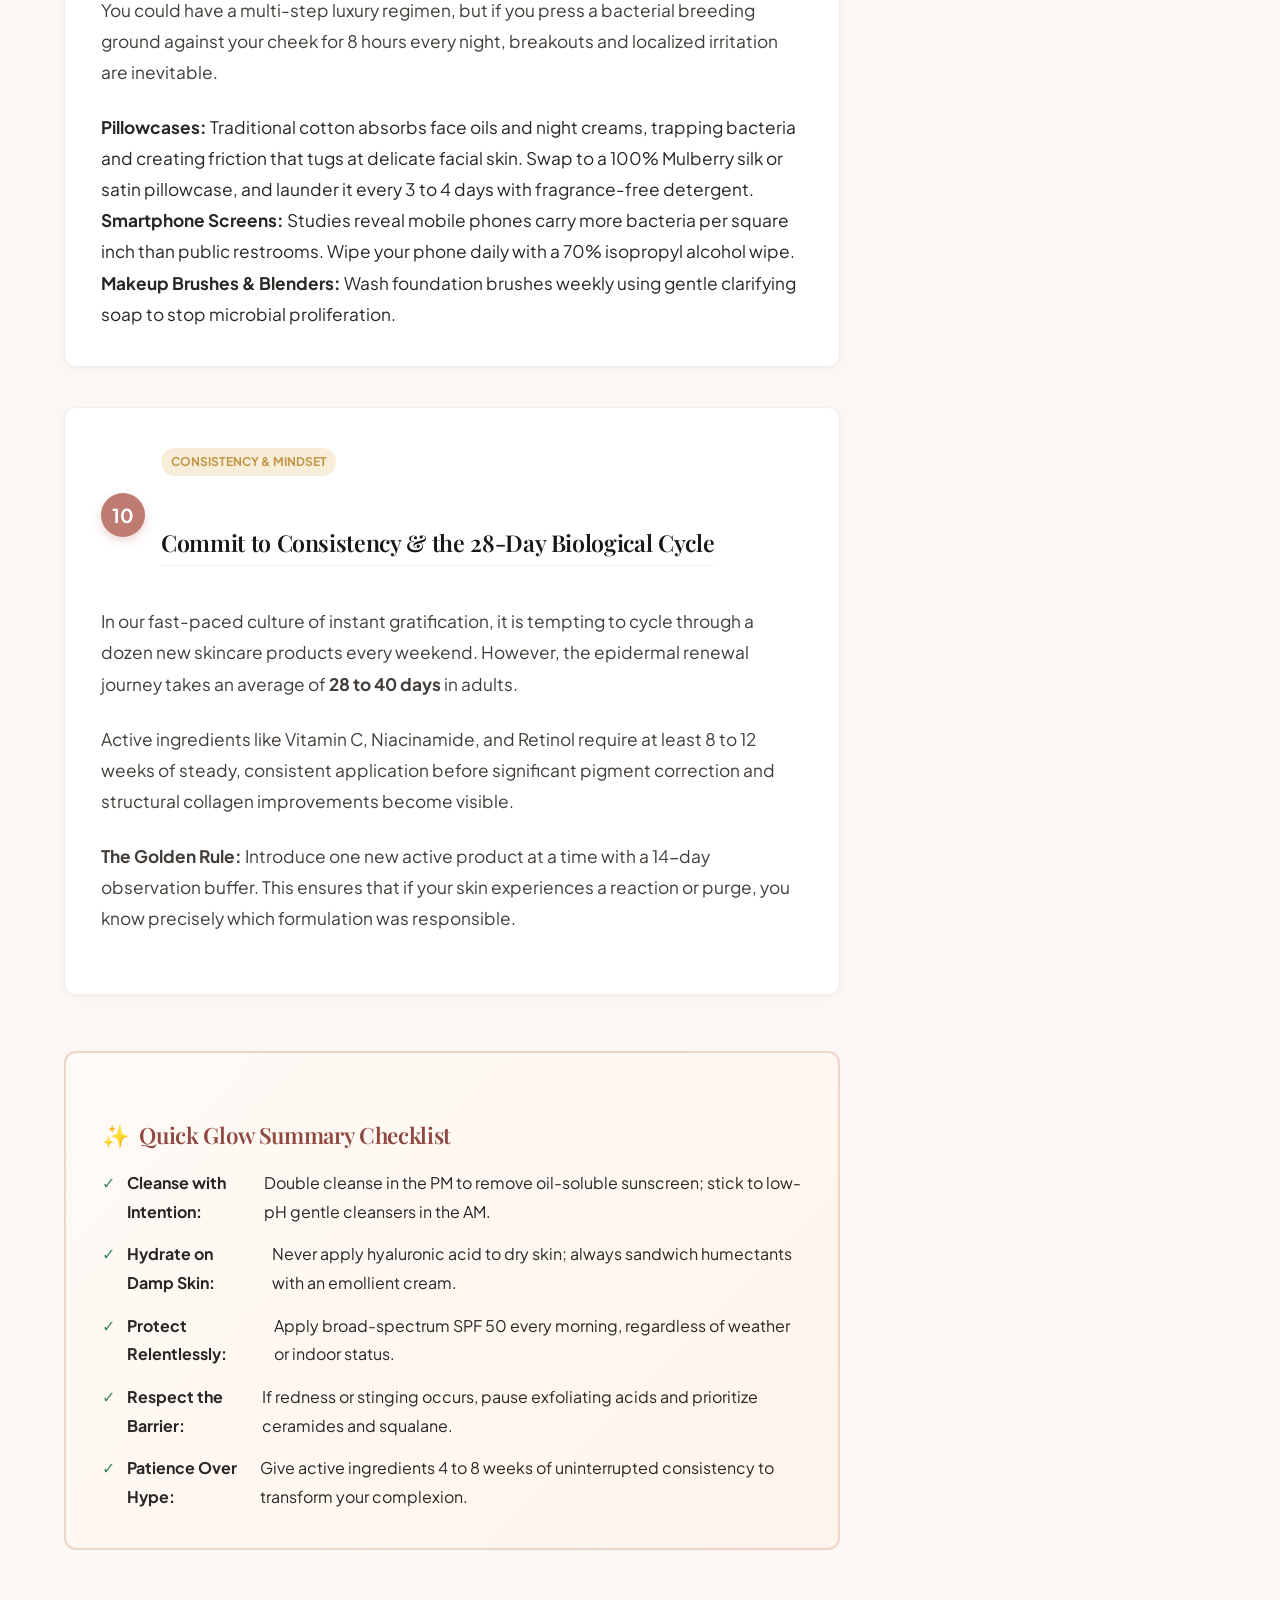
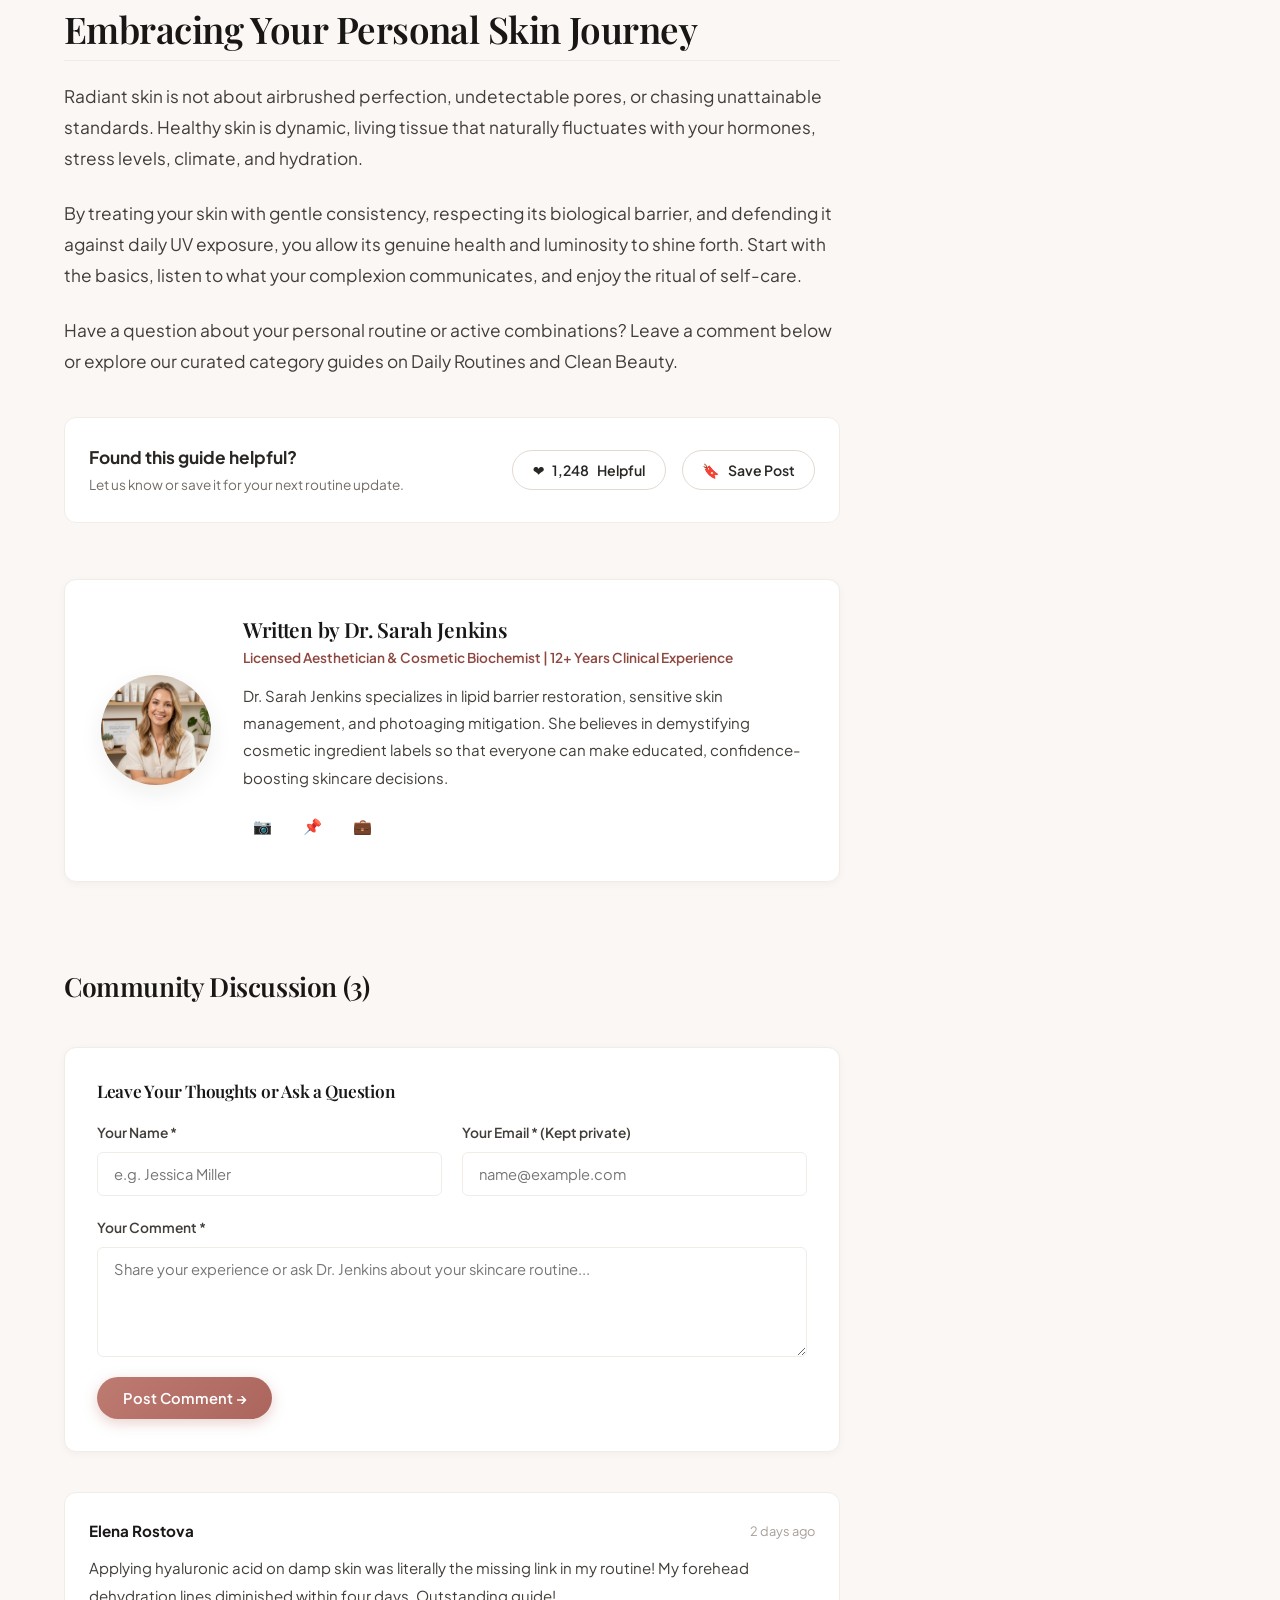
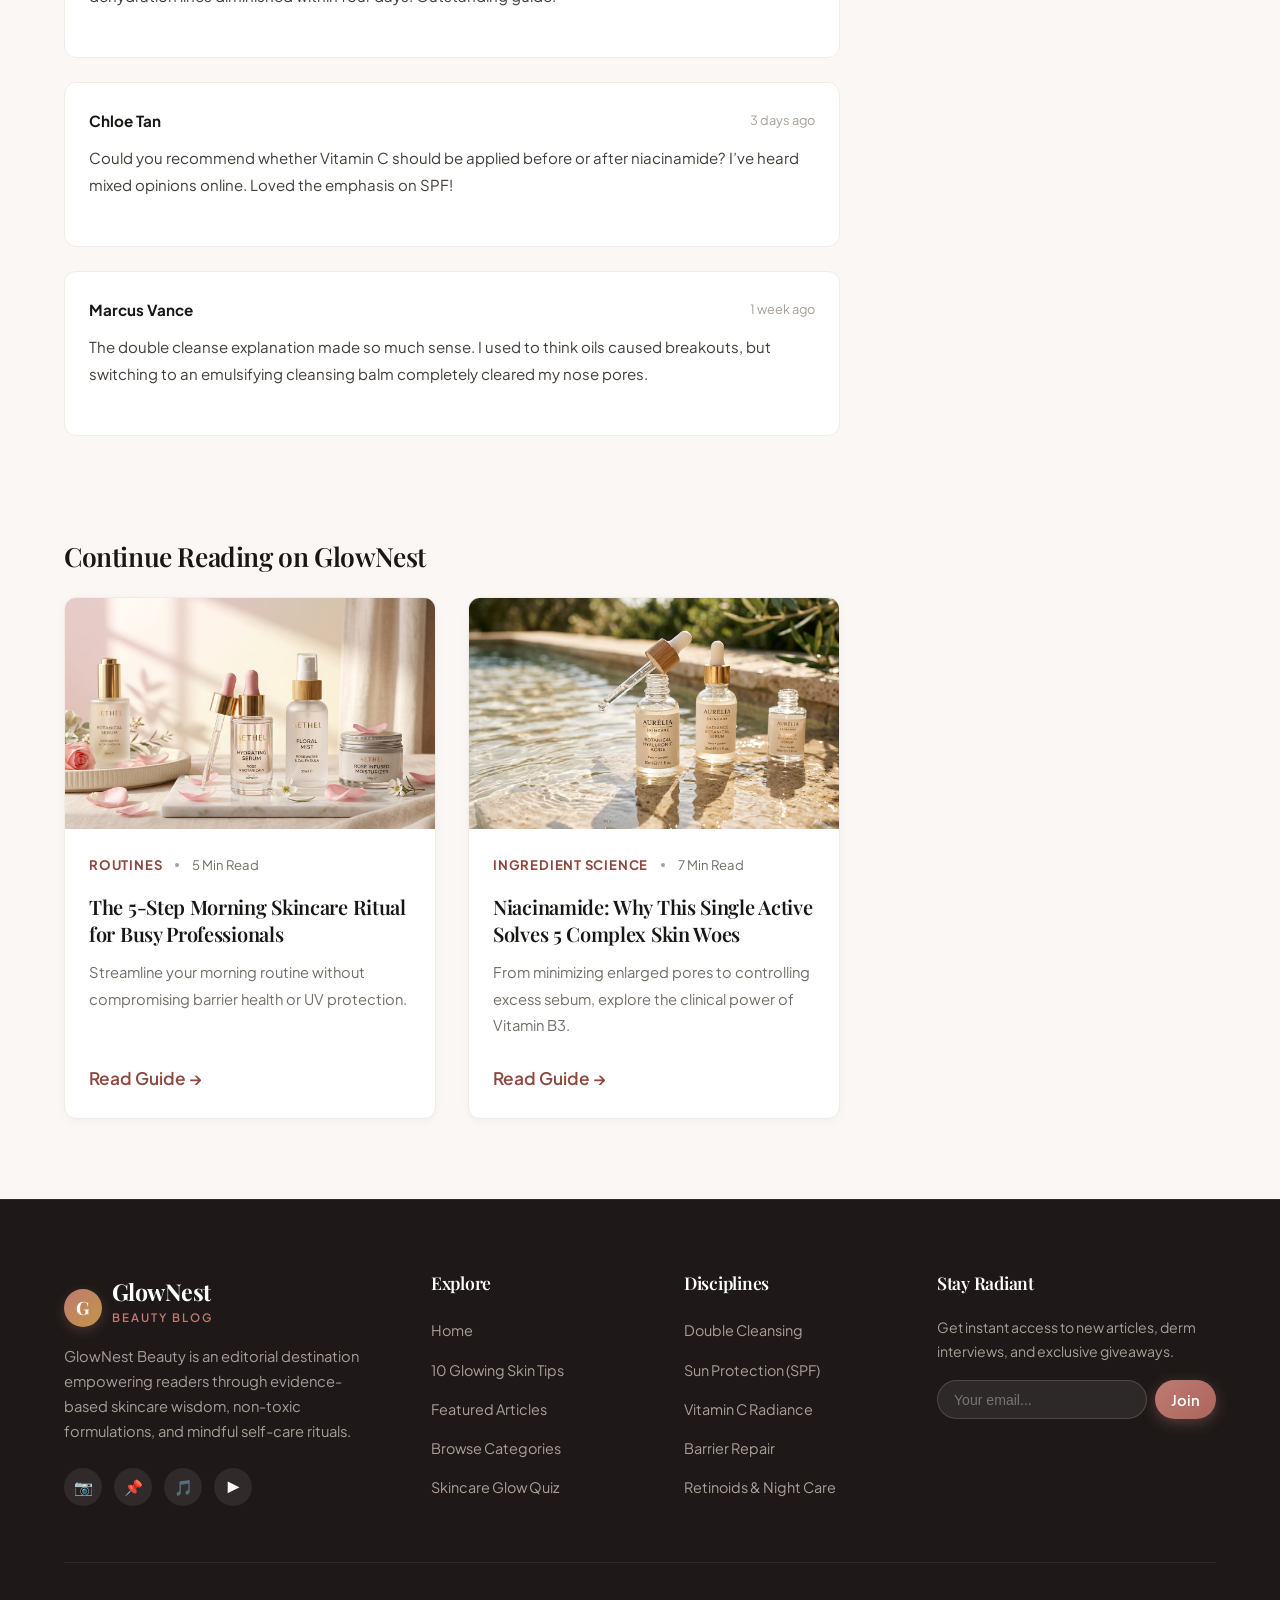
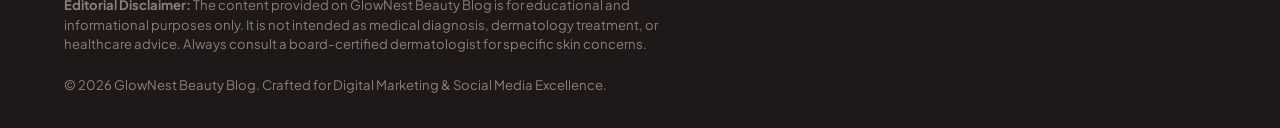
<file: blog.html>
<!DOCTYPE html>
<html lang="en">
<head>
  <meta charset="UTF-8">
  <meta name="viewport" content="width=device-width, initial-scale=1.0">
  
  <!-- SEO Meta Tags -->
  <title>10 Skincare Tips for Healthy and Glowing Skin | GlowNest Beauty Blog</title>
  <meta name="description" content="Discover 10 dermatologist-backed skincare tips for healthy, radiant, and glowing skin. Master double cleansing, SPF application, active serums, and barrier repair.">
  <meta name="keywords" content="10 skincare tips, glowing skin, healthy skin, double cleansing, sunscreen SPF, hyaluronic acid, vitamin C serum, chemical exfoliation, skin barrier repair, skincare routine">
  <meta name="author" content="Dr. Sarah Jenkins">
  <meta name="robots" content="index, follow">

  <!-- Open Graph / Social Media -->
  <meta property="og:type" content="article">
  <meta property="og:url" content="https://glownestbeauty.com/blog.html">
  <meta property="og:title" content="10 Skincare Tips for Healthy and Glowing Skin">
  <meta property="og:description" content="The definitive clinical and holistic guide to radiant, luminous skin. 10 practical rules verified by cosmetic dermatologists.">
  <meta property="og:image" content="assets/images/glowing-skin-article.jpg">
  <meta property="article:published_time" content="2026-09-30T09:00:00Z">
  <meta property="article:author" content="Dr. Sarah Jenkins">
  <meta property="article:section" content="Skincare">

  <!-- Twitter Card -->
  <meta name="twitter:card" content="summary_large_image">
  <meta name="twitter:title" content="10 Skincare Tips for Healthy and Glowing Skin | GlowNest">
  <meta name="twitter:description" content="Unlock true skin luminosity with these 10 actionable, dermatologist-approved skincare rituals.">
  <meta name="twitter:image" content="assets/images/glowing-skin-article.jpg">

  <!-- Stylesheet -->
  <link rel="stylesheet" href="style.css">

  <!-- Schema.org Structured Data (JSON-LD) for BlogPosting -->
  <script type="application/ld+json">
  {
    "@context": "https://schema.org",
    "@type": "BlogPosting",
    "headline": "10 Skincare Tips for Healthy and Glowing Skin",
    "image": "https://glownestbeauty.com/assets/images/glowing-skin-article.jpg",
    "author": {
      "@type": "Person",
      "name": "Dr. Sarah Jenkins",
      "jobTitle": "Licensed Aesthetician & Cosmetic Biochemist",
      "image": "https://glownestbeauty.com/assets/images/author-portrait.jpg"
    },
    "publisher": {
      "@type": "Organization",
      "name": "GlowNest Beauty Blog",
      "logo": {
        "@type": "ImageObject",
        "url": "https://glownestbeauty.com/assets/images/hero-banner.jpg"
      }
    },
    "datePublished": "2026-09-30",
    "dateModified": "2026-09-30",
    "description": "Evidence-backed skincare tips to achieve glowing, resilient, and hydrated skin naturally.",
    "mainEntityOfPage": "https://glownestbeauty.com/blog.html"
  }
  </script>
</head>
<body>

  <!-- Top Reading Progress Indicator -->
  <div class="reading-progress-bar" id="progress-bar" role="progressbar" aria-label="Article reading progress" aria-valuenow="0" aria-valuemin="0" aria-valuemax="100"></div>

  <!-- Announcement Bar -->
  <div class="announcement-bar">
    <span>✨ Loving this guide? Share it with a friend or pin it to your beauty board on Pinterest!</span>
    <a href="#comments" id="jump-comments-announcement">Join the Discussion &darr;</a>
  </div>

  <!-- Site Header -->
  <header class="site-header" id="site-header">
    <div class="container navbar">
      <a href="index.html" class="logo-wrapper" aria-label="GlowNest Beauty Blog Homepage">
        <div class="logo-symbol" aria-hidden="true">G</div>
        <div class="logo-text">
          GlowNest
          <span>Beauty Blog</span>
        </div>
      </a>

      <nav aria-label="Primary Navigation">
        <ul class="nav-menu" id="nav-menu">
          <li><a href="index.html" class="nav-link">Home</a></li>
          <li><a href="blog.html" class="nav-link active">Featured Article</a></li>
          <li><a href="index.html#categories" class="nav-link">Categories</a></li>
          <li><a href="index.html#featured" class="nav-link">Trending Guides</a></li>
          <li><a href="index.html#routine-quiz" class="nav-link">Glow Quiz</a></li>
          <li><a href="#newsletter-signup" class="nav-link">Newsletter</a></li>
        </ul>
      </nav>

      <div class="nav-actions">
        <a href="index.html" class="btn btn-secondary">
          &larr; Back to Home
        </a>
        <button class="mobile-nav-toggle" id="mobile-toggle" aria-label="Toggle navigation menu" aria-expanded="false">
          <span></span>
          <span></span>
          <span></span>
        </button>
      </div>
    </div>
  </header>

  <main>
    <article class="container">
      <!-- Breadcrumb Navigation for SEO & UX -->
      <nav class="breadcrumbs" aria-label="Breadcrumb">
        <a href="index.html">Home</a>
        <span aria-hidden="true">&rsaquo;</span>
        <a href="index.html#categories">Skincare Guides</a>
        <span aria-hidden="true">&rsaquo;</span>
        <span aria-current="page">10 Skincare Tips for Glowing Skin</span>
      </nav>

      <!-- Article Header -->
      <header class="post-header">
        <span class="section-badge">Master Skincare Guide</span>
        <h1 class="post-title">10 Skincare Tips for Healthy and Glowing Skin</h1>
        <p class="post-subtitle">
          Unlock the foundational dermatological principles of skin barrier integrity, targeted actives, and mindful daily rituals that create a lasting, luminous radiance from within.
        </p>

        <!-- Meta Bar: Author, Date, Stats & Social Sharing -->
        <div class="post-meta-bar">
          <div class="post-author-box">
            <img src="assets/images/author-portrait.jpg" 
                 alt="Portrait of Dr. Sarah Jenkins, Certified Aesthetician" 
                 width="48" 
                 height="48">
            <div class="post-author-text">
              <strong>Dr. Sarah Jenkins</strong>
              <span>Clinical Aesthetician &amp; Biochemist</span>
            </div>
          </div>

          <div class="post-stats-item">
            <time datetime="2026-09-30">🗓️ Published: Sept 30, 2026</time>
          </div>

          <div class="post-stats-item">
            <span>⏱️ 8 Min Read</span>
          </div>

          <div class="post-stats-item">
            <span id="view-count-badge">👁️ 14,820 Reads</span>
          </div>

          <!-- Social Share Pill Group -->
          <div class="share-buttons-strip" aria-label="Share this guide">
            <button class="share-btn" id="share-copy-btn" title="Copy Link" aria-label="Copy article URL">🔗</button>
            <button class="share-btn" id="share-pinterest-btn" title="Share on Pinterest" aria-label="Share on Pinterest">📌</button>
            <button class="share-btn" id="share-twitter-btn" title="Share on X" aria-label="Share on X">𝕏</button>
            <button class="share-btn" id="share-facebook-btn" title="Share on Facebook" aria-label="Share on Facebook">📘</button>
          </div>
        </div>

        <!-- Featured Hero Image with SEO-Friendly Alt & Caption -->
        <figure class="post-hero-image-wrap">
          <img src="assets/images/glowing-skin-article.jpg" 
               alt="A radiant woman applying clean botanical face serum using a glass dropper with morning window light" 
               width="1200" 
               height="675" 
               priority>
          <figcaption class="image-caption">
            Figure 1: Luminous, resilient skin is the direct consequence of cellular hydration, consistent barrier protection, and gentle antioxidant support.
          </figcaption>
        </figure>
      </header>

      <!-- Main Article Layout Grid (Content + Sticky Sidebar) -->
      <div class="post-layout-grid">
        
        <!-- Left Column: Editorial Body -->
        <div class="article-main-body">

          <!-- Section: Introduction -->
          <section id="introduction">
            <p class="lead-paragraph">
              Achieving that coveted "lit-from-within" radiance isn’t an overnight miracle or the result of a single viral beauty trend. In modern dermatology and cosmetic chemistry, glowing skin is recognized as the visible reflection of an intact moisture barrier, healthy cellular turnover, and continuous defense against environmental oxidants.
            </p>

            <p>
              When your epidermis lacks proper lipids, water evaporates through a mechanism known as <em>Trans-Epidermal Water Loss (TEWL)</em>. The result? Dullness, fine dehydration lines, sensitivity, and uneven texture. Conversely, when you support your skin’s biological functions with thoughtful, evidence-backed habits, your skin naturally reflects light evenly, giving you that vibrant, supple glow.
            </p>

            <p>
              Whether you are completely revamping your morning routine or looking to refine your evening active ingredients, these <strong>10 essential skincare tips</strong> will guide you step-by-step toward sustainable, long-term skin health.
            </p>
          </section>

          <!-- Interactive Table of Contents for Quick Navigation -->
          <section class="table-of-contents-box" aria-labelledby="toc-heading">
            <div class="toc-header">
              <h4 id="toc-heading">📋 Table of Contents: 10 Glow Rules</h4>
              <span style="font-size: 0.8rem; color: var(--primary-rose-dark);">Click to jump</span>
            </div>
            <ul class="toc-list">
              <li><a href="#tip-1"><span>01.</span> Master the Double Cleanse</a></li>
              <li><a href="#tip-2"><span>02.</span> Never Skip Broad-Spectrum SPF</a></li>
              <li><a href="#tip-3"><span>03.</span> Layer Hydration on Damp Skin</a></li>
              <li><a href="#tip-4"><span>04.</span> Introduce Stabilized Vitamin C</a></li>
              <li><a href="#tip-5"><span>05.</span> Exfoliate Strategically with Acids</a></li>
              <li><a href="#tip-6"><span>06.</span> Fortify Your Moisture Barrier</a></li>
              <li><a href="#tip-7"><span>07.</span> Optimize Nighttime Cell Repair</a></li>
              <li><a href="#tip-8"><span>08.</span> Nourish Your Glow Internally</a></li>
              <li><a href="#tip-9"><span>09.</span> Sanitize Daily Contact Surfaces</a></li>
              <li><a href="#tip-10"><span>10.</span> Respect the 28-Day Skin Cycle</a></li>
            </ul>
          </section>

          <!-- TIP 1 -->
          <section class="tip-block" id="tip-1">
            <div class="tip-header">
              <span class="tip-number">1</span>
              <div>
                <span class="tip-tag">Cleansing Routine</span>
                <h2 class="tip-title">Master the Double Cleanse Method Every Evening</h2>
              </div>
            </div>
            <p>
              Throughout the day, your face accumulates two fundamentally distinct types of impurities: <strong>oil-based debris</strong> (sebum, silicone-heavy makeup, pollution particles, and water-resistant chemical UV filters) and <strong>water-based debris</strong> (sweat and airborne dust).
            </p>
            <p>
              A single water-based foam cleanser cannot completely dissolve stubborn SPF and long-wearing makeup without aggressive rubbing, which disrupts your delicate acid mantle. The solution is the two-step cleansing ritual:
            </p>
            <ul>
              <li><strong>Step 1: Oil-Based Cleanser / Balm:</strong> Gently massage an emulsifying cleansing balm or botanical oil (such as jojoba or rosehip) onto completely dry skin for 60 seconds to melt oil-soluble grime.</li>
              <li><strong>Step 2: Gentle Gel or Cream Cleanser:</strong> Add lukewarm water to rinse the balm clean, then follow with a mild, low-pH cleanser (pH 5.5) to purify sweat and microscopic residues without feeling stripped or squeaky.</li>
            </ul>
            <div class="dermatologist-note">
              <strong>💡 Aesthetician Insight:</strong>
              "If your skin feels tight or squeaky-clean after washing, your cleanser has stripped your protective stratum corneum lipids. Switch to a non-foaming hydrating milk or peptide gel."
            </div>
          </section>

          <!-- TIP 2 -->
          <section class="tip-block" id="tip-2">
            <div class="tip-header">
              <span class="tip-number">2</span>
              <div>
                <span class="tip-tag">Photoprotection</span>
                <h2 class="tip-title">Apply Broad-Spectrum SPF 50+ Rain or Shine</h2>
              </div>
            </div>
            <p>
              If you only follow one tip from this entire guide, let it be this one. Up to <strong>90% of premature skin aging</strong>—including collagen degradation, hyperpigmentation, rough texture, and loss of firmness—is caused directly by ultraviolet radiation (photoaging).
            </p>
            <p>
              UVA rays penetrate deeply into the dermis year-round, cutting effortlessly through cloud cover and office window panes. UVB rays cause surface burning and trigger inflammatory cascade reactions.
            </p>
            
            <figure class="inline-article-img">
              <img src="assets/images/spf-protection.jpg" 
                   alt="Modern aesthetic SPF 50 sunscreen bottles on sunny beach setting" 
                   loading="lazy">
              <figcaption class="image-caption">
                Figure 2: Daily broad-spectrum SPF 50 safeguards collagen fibres and prevents dark spot formation.
              </figcaption>
            </figure>

            <p>
              <strong>The Golden Application Rules:</strong>
            </p>
            <ul>
              <li>Use the <em>Two-Finger Rule</em>: dispense two full lengths of sunscreen along your index and middle fingers to cover your entire face, neck, and ears.</li>
              <li>Choose a formula with broad-spectrum PA++++ protection.</li>
              <li>Reapply every two hours when outdoors, sweating, or sitting beside sunny windows.</li>
            </ul>
            
            <div class="internal-link-card">
              <p>Explore our full review of clean, zero-white-cast sunscreens in our <a href="index.html#categories">Sun &amp; Anti-Aging Category</a>.</p>
            </div>
          </section>

          <!-- TIP 3 -->
          <section class="tip-block" id="tip-3">
            <div class="tip-header">
              <span class="tip-number">3</span>
              <div>
                <span class="tip-tag">Hydration Science</span>
                <h2 class="tip-title">Layer Humectants on Damp Skin to Lock in Moisture</h2>
              </div>
            </div>
            <p>
              Hydration is all about <em>water content</em> within your cells, whereas moisturization is about <em>sealing</em> that water with lipids. To achieve that dewy glass-skin appearance, powerful humectants like <strong>Multi-Molecular Hyaluronic Acid</strong>, <strong>Glycerin</strong>, and <strong>Beta-Glucan</strong> are indispensable.
            </p>
            <p>
              However, humectants are molecular magnets that pull water from wherever it is most abundant. If you apply hyaluronic acid to bone-dry skin in an air-conditioned or arid room, it can actually pull water out of your deeper dermal layers, exacerbating dehydration!
            </p>
            <div class="dermatologist-note">
              <strong>💧 The Damp Skin Trick:</strong>
              After cleansing or misting with a pure botanical hydrosol (like rosewater or thermal spring water), apply your humectant serum while your skin is visibly damp. Immediately seal it with a nutrient-rich moisturizer to trap that moisture reservoir within the cells.
            </div>
          </section>

          <!-- TIP 4 -->
          <section class="tip-block" id="tip-4">
            <div class="tip-header">
              <span class="tip-number">4</span>
              <div>
                <span class="tip-tag">Antioxidant Defense</span>
                <h2 class="tip-title">Incorporate a Stabilized Vitamin C Serum Every Morning</h2>
              </div>
            </div>
            <p>
              Even the best sunscreens only shield against a portion of free radicals generated by UV exposure and urban smog. Applying a topical antioxidant serum under your daily sunscreen forms an impenetrable photoprotective shield.
            </p>
            <p>
              <strong>Vitamin C (L-Ascorbic Acid or Ascorbyl Glucoside):</strong>
            </p>
            <ul>
              <li>Neutralizes reactive oxygen species (ROS) before they damage cell DNA.</li>
              <li>Inhibits the enzyme <em>tyrosinase</em>, helping to fade stubborn post-acne dark marks and sunspots.</li>
              <li>Acts as an essential enzymatic cofactor in new collagen synthesis for firmer, bouncy skin.</li>
            </ul>

            <figure class="inline-article-img">
              <img src="assets/images/clean-serums.jpg" 
                   alt="Clear glass pipette dropper bottles with hyaluronic acid and radiance botanical serum in fresh water" 
                   loading="lazy">
              <figcaption class="image-caption">
                Figure 3: Formulations containing 10% to 15% Vitamin C paired with Ferulic Acid and Vitamin E offer synergistic antioxidant longevity.
              </figcaption>
            </figure>
          </section>

          <!-- TIP 5 -->
          <section class="tip-block" id="tip-5">
            <div class="tip-header">
              <span class="tip-number">5</span>
              <div>
                <span class="tip-tag">Texture Refinement</span>
                <h2 class="tip-title">Exfoliate Strategically with Gentle Chemical Acids</h2>
              </div>
            </div>
            <p>
              Dead, keratinized surface skin cells naturally shed every 28 to 40 days. But as we age, or when skin is dehydrated, those dead cells cling together, creating a coarse, dull surface that scatters light rather than reflecting it.
            </p>
            <p>
              Step away from abrasive, jagged walnut or apricot scrubs that create micro-tears in the epidermal surface. Instead, embrace liquid chemical exfoliants 1 to 2 nights per week:
            </p>
            <ul>
              <li><strong>AHAs (Alpha Hydroxy Acids):</strong> Glycolic and Lactic acid gently dissolve the glue binding dead surface cells, revealing instant freshness and promoting moisture retention.</li>
              <li><strong>BHAs (Beta Hydroxy Acids):</strong> Salicylic acid is oil-soluble, penetrating deep inside congested pores to clear trapped sebum and blackheads.</li>
              <li><strong>PHAs (Polyhydroxy Acids):</strong> Gluconolactone provides larger molecular sizes for ultra-sensitive or rosacea-prone skin types.</li>
            </ul>
          </section>

          <!-- TIP 6 -->
          <section class="tip-block" id="tip-6">
            <div class="tip-header">
              <span class="tip-number">6</span>
              <div>
                <span class="tip-tag">Barrier Health</span>
                <h2 class="tip-title">Fortify Your Moisture Barrier with Ceramides &amp; Fatty Acids</h2>
              </div>
            </div>
            <p>
              Picture your stratum corneum as a brick-and-mortar wall: the skin cells (corneocytes) are the bricks, and the lipid matrix is the mortar. This natural matrix is made of roughly <strong>50% Ceramides, 25% Cholesterol, and 15% Free Fatty Acids</strong>.
            </p>
            <p>
              Over-exfoliating, using harsh alkaline soaps, or undergoing seasonal temperature swings can dissolve this mortar. When the barrier is damaged, you will notice tingling, persistent redness, and sudden sensitivity to products that previously never irritated you.
            </p>
            
            <figure class="inline-article-img">
              <img src="assets/images/skincare-flatlay.jpg" 
                   alt="Skincare essentials on marble flatlay including barrier repair cream and jade roller" 
                   loading="lazy">
              <figcaption class="image-caption">
                Figure 4: Nourishing barrier creams featuring phytoceramides, centella asiatica, and squalane restore the lipid bilayer.
              </figcaption>
            </figure>

            <p>
              Keep a dedicated barrier repair moisturizer in your vanity. Look for ingredients like <strong>Ceramide NP, Squalane, Colloidal Oatmeal, and Madecassoside</strong> to instantly calm inflamed skin.
            </p>
          </section>

          <!-- TIP 7 -->
          <section class="tip-block" id="tip-7">
            <div class="tip-header">
              <span class="tip-number">7</span>
              <div>
                <span class="tip-tag">Night Renewal</span>
                <h2 class="tip-title">Harness Nighttime Cellular Regeneration with Retinoids</h2>
              </div>
            </div>
            <p>
              While you sleep, your skin switches from daytime defensive mode to active cellular rejuvenation. Blood flow to the skin increases, collagen production accelerates, and cell division peaks between 11 PM and 3 AM.
            </p>
            <p>
              This is the optimal window to utilize <strong>Vitamin A derivatives (Retinoids or Retinol)</strong> or plant-derived <strong>Bakuchiol</strong>:
            </p>
            <ul>
              <li>They instruct cell receptors to speed up turnover and unclog follicular ducts.</li>
              <li>They stimulate fibroblastic collagen and elastin synthesis.</li>
              <li><strong>Usage Rule:</strong> Start low and slow! Apply a pea-sized amount just twice a week, employing the "Sandwich Technique" (Moisturizer &rarr; Retinol &rarr; Moisturizer) to avoid flaking.</li>
            </ul>
          </section>

          <!-- TIP 8 -->
          <section class="tip-block" id="tip-8">
            <div class="tip-header">
              <span class="tip-number">8</span>
              <div>
                <span class="tip-tag">Internal Vitality</span>
                <h2 class="tip-title">Nourish Your Glow from the Inside Out</h2>
              </div>
            </div>
            <p>
              Cosmetics treat the outermost 0.1 mm of your epidermis, but true cellular radiance requires high-octane internal nutrition. Your skin cells are constructed from the nutrients circulating in your bloodstream.
            </p>
            <ul>
              <li><strong>Omega-3 Fatty Acids:</strong> Found in wild salmon, chia seeds, and walnuts, these essential fats fortify cell membranes, keeping them supple and mitigating systemic inflammation.</li>
              <li><strong>Polyphenol-Rich Antioxidants:</strong> Blueberries, green tea (EGCG), and dark leafy greens combat cellular glycation and support microcirculation.</li>
              <li><strong>Optimal Electrolyte Hydration:</strong> Drinking plain water is vital, but pairing it with mineral-rich foods (cucumbers, watermelon, coconut water) ensures water enters intracellular spaces instead of simply flushing through.</li>
            </ul>
          </section>

          <!-- TIP 9 -->
          <section class="tip-block" id="tip-9">
            <div class="tip-header">
              <span class="tip-number">9</span>
              <div>
                <span class="tip-tag">Hygiene Protocols</span>
                <h2 class="tip-title">Sanitize Daily Contact Items &amp; Sleep on Silk</h2>
              </div>
            </div>
            <p>
              You could have a multi-step luxury regimen, but if you press a bacterial breeding ground against your cheek for 8 hours every night, breakouts and localized irritation are inevitable.
            </p>
            <ul>
              <li><strong>Pillowcases:</strong> Traditional cotton absorbs face oils and night creams, trapping bacteria and creating friction that tugs at delicate facial skin. Swap to a 100% Mulberry silk or satin pillowcase, and launder it every 3 to 4 days with fragrance-free detergent.</li>
              <li><strong>Smartphone Screens:</strong> Studies reveal mobile phones carry more bacteria per square inch than public restrooms. Wipe your phone daily with a 70% isopropyl alcohol wipe.</li>
              <li><strong>Makeup Brushes &amp; Blenders:</strong> Wash foundation brushes weekly using gentle clarifying soap to stop microbial proliferation.</li>
            </ul>
          </section>

          <!-- TIP 10 -->
          <section class="tip-block" id="tip-10">
            <div class="tip-header">
              <span class="tip-number">10</span>
              <div>
                <span class="tip-tag">Consistency &amp; Mindset</span>
                <h2 class="tip-title">Commit to Consistency &amp; the 28-Day Biological Cycle</h2>
              </div>
            </div>
            <p>
              In our fast-paced culture of instant gratification, it is tempting to cycle through a dozen new skincare products every weekend. However, the epidermal renewal journey takes an average of <strong>28 to 40 days</strong> in adults.
            </p>
            <p>
              Active ingredients like Vitamin C, Niacinamide, and Retinol require at least 8 to 12 weeks of steady, consistent application before significant pigment correction and structural collagen improvements become visible.
            </p>
            <p>
              <strong>The Golden Rule:</strong> Introduce one new active product at a time with a 14-day observation buffer. This ensures that if your skin experiences a reaction or purge, you know precisely which formulation was responsible.
            </p>
          </section>

          <!-- Summary / Key Takeaways Box -->
          <section class="key-takeaways-box" id="takeaways">
            <h3><span>✨</span> Quick Glow Summary Checklist</h3>
            <ul class="takeaway-list">
              <li>
                <span class="check-icon">✓</span>
                <strong>Cleanse with Intention:</strong> Double cleanse in the PM to remove oil-soluble sunscreen; stick to low-pH gentle cleansers in the AM.
              </li>
              <li>
                <span class="check-icon">✓</span>
                <strong>Hydrate on Damp Skin:</strong> Never apply hyaluronic acid to dry skin; always sandwich humectants with an emollient cream.
              </li>
              <li>
                <span class="check-icon">✓</span>
                <strong>Protect Relentlessly:</strong> Apply broad-spectrum SPF 50 every morning, regardless of weather or indoor status.
              </li>
              <li>
                <span class="check-icon">✓</span>
                <strong>Respect the Barrier:</strong> If redness or stinging occurs, pause exfoliating acids and prioritize ceramides and squalane.
              </li>
              <li>
                <span class="check-icon">✓</span>
                <strong>Patience Over Hype:</strong> Give active ingredients 4 to 8 weeks of uninterrupted consistency to transform your complexion.
              </li>
            </ul>
          </section>

          <!-- Conclusion Section -->
          <section id="conclusion">
            <h2>Embracing Your Personal Skin Journey</h2>
            <p>
              Radiant skin is not about airbrushed perfection, undetectable pores, or chasing unattainable standards. Healthy skin is dynamic, living tissue that naturally fluctuates with your hormones, stress levels, climate, and hydration.
            </p>
            <p>
              By treating your skin with gentle consistency, respecting its biological barrier, and defending it against daily UV exposure, you allow its genuine health and luminosity to shine forth. Start with the basics, listen to what your complexion communicates, and enjoy the ritual of self-care.
            </p>
            <p>
              Have a question about your personal routine or active combinations? Leave a comment below or explore our curated category guides on <a href="index.html#categories">Daily Routines and Clean Beauty</a>.
            </p>
          </section>

          <!-- Interactive Article Reaction Bar (Like & Bookmark) -->
          <div class="post-reaction-bar">
            <div>
              <strong>Found this guide helpful?</strong>
              <p style="margin:0; font-size:0.85rem; color: var(--neutral-600);">Let us know or save it for your next routine update.</p>
            </div>
            <div class="reaction-actions">
              <button class="reaction-btn" id="like-btn">
                <span>❤️</span> <span id="like-count">1,248</span> Helpful
              </button>
              <button class="reaction-btn" id="bookmark-btn">
                <span>🔖</span> <span id="bookmark-text">Save Post</span>
              </button>
            </div>
          </div>

          <!-- Detailed Author Bio Box -->
          <section class="author-profile-full" aria-labelledby="author-heading">
            <img src="assets/images/author-portrait.jpg" alt="Dr. Sarah Jenkins - Author photo">
            <div>
              <h4 id="author-heading">Written by Dr. Sarah Jenkins</h4>
              <div class="author-credentials">Licensed Aesthetician &amp; Cosmetic Biochemist | 12+ Years Clinical Experience</div>
              <p>
                Dr. Sarah Jenkins specializes in lipid barrier restoration, sensitive skin management, and photoaging mitigation. She believes in demystifying cosmetic ingredient labels so that everyone can make educated, confidence-boosting skincare decisions.
              </p>
              <div class="social-links" style="justify-content: flex-start;">
                <a href="https://instagram.com" class="social-link" aria-label="Instagram">📷</a>
                <a href="https://pinterest.com" class="social-link" aria-label="Pinterest">📌</a>
                <a href="https://linkedin.com" class="social-link" aria-label="LinkedIn">💼</a>
              </div>
            </div>
          </section>

          <!-- Comments Section (Interactive UI) -->
          <section class="comments-section" id="comments" aria-labelledby="comments-heading">
            <div class="comments-header">
              <h3 id="comments-heading">Community Discussion (<span id="comments-total-count">3</span>)</h3>
            </div>

            <!-- Comment Form -->
            <form class="comment-form" id="comment-form">
              <h4 style="margin-bottom: 1.25rem;">Leave Your Thoughts or Ask a Question</h4>
              <div class="comment-form-grid">
                <div class="form-group">
                  <label for="comment-author">Your Name *</label>
                  <input type="text" id="comment-author" class="form-input" placeholder="e.g. Jessica Miller" required>
                </div>
                <div class="form-group">
                  <label for="comment-email">Your Email * (Kept private)</label>
                  <input type="email" id="comment-email" class="form-input" placeholder="name@example.com" required>
                </div>
              </div>
              <div class="form-group" style="margin-bottom: 1.25rem;">
                <label for="comment-body">Your Comment *</label>
                <textarea id="comment-body" class="form-textarea" placeholder="Share your experience or ask Dr. Jenkins about your skincare routine..." required></textarea>
              </div>
              <button type="submit" class="btn btn-primary" id="comment-submit-btn">
                Post Comment &rarr;
              </button>
            </form>

            <!-- Comments List -->
            <div class="comment-list" id="comment-list">
              <!-- Comment 1 -->
              <div class="comment-item">
                <div class="comment-item-header">
                  <span class="commenter-name">Elena Rostova</span>
                  <span class="comment-date">2 days ago</span>
                </div>
                <p class="comment-text">
                  Applying hyaluronic acid on damp skin was literally the missing link in my routine! My forehead dehydration lines diminished within four days. Outstanding guide!
                </p>
              </div>

              <!-- Comment 2 -->
              <div class="comment-item">
                <div class="comment-item-header">
                  <span class="commenter-name">Chloe Tan</span>
                  <span class="comment-date">3 days ago</span>
                </div>
                <p class="comment-text">
                  Could you recommend whether Vitamin C should be applied before or after niacinamide? I’ve heard mixed opinions online. Loved the emphasis on SPF!
                </p>
              </div>

              <!-- Comment 3 -->
              <div class="comment-item">
                <div class="comment-item-header">
                  <span class="commenter-name">Marcus Vance</span>
                  <span class="comment-date">1 week ago</span>
                </div>
                <p class="comment-text">
                  The double cleanse explanation made so much sense. I used to think oils caused breakouts, but switching to an emulsifying cleansing balm completely cleared my nose pores.
                </p>
              </div>
            </div>
          </section>

          <!-- Related Reading Suggestions -->
          <section class="section-spacing" style="padding-top: 1rem;">
            <h3 style="margin-bottom: 1.5rem;">Continue Reading on GlowNest</h3>
            <div class="articles-grid" style="grid-template-columns: repeat(2, 1fr);">
              <article class="article-card">
                <div class="card-img-wrapper">
                  <img src="assets/images/hero-banner.jpg" alt="Botanical skincare routine bottles" loading="lazy">
                </div>
                <div class="card-content">
                  <div class="card-meta">
                    <span class="card-category">Routines</span>
                    <span class="card-meta-dot"></span>
                    <span>5 Min Read</span>
                  </div>
                  <h4 class="card-title">
                    <a href="index.html#categories">The 5-Step Morning Skincare Ritual for Busy Professionals</a>
                  </h4>
                  <p class="card-excerpt">
                    Streamline your morning routine without compromising barrier health or UV protection.
                  </p>
                  <a href="index.html" class="read-more-link">Read Guide &rarr;</a>
                </div>
              </article>

              <article class="article-card">
                <div class="card-img-wrapper">
                  <img src="assets/images/clean-serums.jpg" alt="Clear glass serum dropper bottle" loading="lazy">
                </div>
                <div class="card-content">
                  <div class="card-meta">
                    <span class="card-category">Ingredient Science</span>
                    <span class="card-meta-dot"></span>
                    <span>7 Min Read</span>
                  </div>
                  <h4 class="card-title">
                    <a href="index.html#categories">Niacinamide: Why This Single Active Solves 5 Complex Skin Woes</a>
                  </h4>
                  <p class="card-excerpt">
                    From minimizing enlarged pores to controlling excess sebum, explore the clinical power of Vitamin B3.
                  </p>
                  <a href="index.html" class="read-more-link">Read Guide &rarr;</a>
                </div>
              </article>
            </div>
          </section>

        </div>

        <!-- Right Column: Sticky Sidebar -->
        <aside class="sticky-sidebar" aria-label="Sidebar Content">

          <!-- Sidebar TOC Widget -->
          <div class="sidebar-widget">
            <h4 class="widget-title">Jump to Tip</h4>
            <nav class="sidebar-toc-nav" id="sidebar-toc">
              <ul>
                <li><a href="#tip-1" class="sidebar-toc-link">1. Double Cleansing</a></li>
                <li><a href="#tip-2" class="sidebar-toc-link">2. Daily SPF 50+</a></li>
                <li><a href="#tip-3" class="sidebar-toc-link">3. Damp Skin Hydration</a></li>
                <li><a href="#tip-4" class="sidebar-toc-link">4. Morning Vitamin C</a></li>
                <li><a href="#tip-5" class="sidebar-toc-link">5. Strategic Acids</a></li>
                <li><a href="#tip-6" class="sidebar-toc-link">6. Barrier Ceramides</a></li>
                <li><a href="#tip-7" class="sidebar-toc-link">7. Night Retinoids</a></li>
                <li><a href="#tip-8" class="sidebar-toc-link">8. Internal Nutrients</a></li>
                <li><a href="#tip-9" class="sidebar-toc-link">9. Surface Hygiene</a></li>
                <li><a href="#tip-10" class="sidebar-toc-link">10. 28-Day Cycle</a></li>
              </ul>
            </nav>
          </div>

          <!-- Sidebar Lead Magnet / Free Checklist Box -->
          <div class="sidebar-widget" id="newsletter-signup" style="background: var(--primary-blush); border-color: var(--primary-rose-light);">
            <h4 class="widget-title">Free Download</h4>
            <p style="font-size: 0.9rem; color: var(--neutral-700); margin-bottom: 1rem;">
              Get our printable <strong>7-Day Glowing Skin Routine Planner &amp; Active Ingredients Compatibility Chart</strong>.
            </p>
            <form id="sidebar-newsletter-form">
              <input type="email" 
                     class="form-input" 
                     placeholder="Enter your email..." 
                     required 
                     style="width: 100%; margin-bottom: 0.75rem; background: #fff;" 
                     id="sidebar-email">
              <button type="submit" class="btn btn-primary" style="width: 100%;">
                Send Me The Guide &rarr;
              </button>
            </form>
          </div>

          <!-- Sidebar Trending Reads -->
          <div class="sidebar-widget">
            <h4 class="widget-title">Trending This Week</h4>
            <div class="sidebar-trending-item">
              <span class="trending-num">01</span>
              <div class="trending-info">
                <h5><a href="index.html#categories">The Glass Skin Trend Explained by Biochemists</a></h5>
                <span>18.4k views</span>
              </div>
            </div>
            <div class="sidebar-trending-item">
              <span class="trending-num">02</span>
              <div class="trending-info">
                <h5><a href="#tip-2">Sunscreen Under Makeup Without Pill: The Pro Protocol</a></h5>
                <span>12.1k views</span>
              </div>
            </div>
            <div class="sidebar-trending-item">
              <span class="trending-num">03</span>
              <div class="trending-info">
                <h5><a href="#tip-6">Why Your Skin Stings After Washing &amp; How to Fix It</a></h5>
                <span>9.7k views</span>
              </div>
            </div>
          </div>

        </aside>

      </div>
    </article>
  </main>

  <!-- Global Footer -->
  <footer class="site-footer">
    <div class="container">
      <div class="footer-grid">
        <div class="footer-brand">
          <div class="logo-wrapper">
            <div class="logo-symbol" aria-hidden="true">G</div>
            <div class="logo-text">
              GlowNest
              <span>Beauty Blog</span>
            </div>
          </div>
          <p>
            GlowNest Beauty is an editorial destination empowering readers through evidence-based skincare wisdom, non-toxic formulations, and mindful self-care rituals.
          </p>
          <div class="social-links" aria-label="Social media channels">
            <a href="https://instagram.com" class="social-link" aria-label="Instagram" target="_blank" rel="noopener noreferrer">📷</a>
            <a href="https://pinterest.com" class="social-link" aria-label="Pinterest" target="_blank" rel="noopener noreferrer">📌</a>
            <a href="https://tiktok.com" class="social-link" aria-label="TikTok" target="_blank" rel="noopener noreferrer">🎵</a>
            <a href="https://youtube.com" class="social-link" aria-label="YouTube" target="_blank" rel="noopener noreferrer">▶️</a>
          </div>
        </div>

        <div class="footer-col">
          <h4>Explore</h4>
          <ul>
            <li><a href="index.html">Home</a></li>
            <li><a href="blog.html">10 Glowing Skin Tips</a></li>
            <li><a href="index.html#featured">Featured Articles</a></li>
            <li><a href="index.html#categories">Browse Categories</a></li>
            <li><a href="index.html#routine-quiz">Skincare Glow Quiz</a></li>
          </ul>
        </div>

        <div class="footer-col">
          <h4>Disciplines</h4>
          <ul>
            <li><a href="#tip-1">Double Cleansing</a></li>
            <li><a href="#tip-2">Sun Protection (SPF)</a></li>
            <li><a href="#tip-4">Vitamin C Radiance</a></li>
            <li><a href="#tip-6">Barrier Repair</a></li>
            <li><a href="#tip-7">Retinoids &amp; Night Care</a></li>
          </ul>
        </div>

        <div class="footer-col footer-newsletter">
          <h4>Stay Radiant</h4>
          <p>Get instant access to new articles, derm interviews, and exclusive giveaways.</p>
          <form class="footer-newsletter-form" id="footer-newsletter-form">
            <input type="email" class="footer-input" placeholder="Your email..." required aria-label="Footer email input" id="footer-email">
            <button type="submit" class="btn btn-primary" style="padding: 0.65rem 1rem;">Join</button>
          </form>
        </div>
      </div>

      <div class="footer-bottom">
        <div class="footer-disclaimer">
          <strong>Editorial Disclaimer:</strong> The content provided on GlowNest Beauty Blog is for educational and informational purposes only. It is not intended as medical diagnosis, dermatology treatment, or healthcare advice. Always consult a board-certified dermatologist for specific skin concerns.
        </div>
        <div>
          &copy; 2026 GlowNest Beauty Blog. Crafted for Digital Marketing &amp; Social Media Excellence.
        </div>
      </div>
    </div>
  </footer>

  <!-- Toast Notification Box -->
  <div class="toast-msg" id="toast" role="status" aria-live="polite">
    <span id="toast-icon">✨</span>
    <span id="toast-text">Notification message</span>
  </div>

  <!-- Back to Top Button -->
  <button class="back-to-top" id="back-to-top" aria-label="Scroll back to top">
    &uarr;
  </button>

  <!-- JavaScript Logic -->
  <script src="script.js"></script>
</body>
</html>
</file>
<file: style.css>
/* ==========================================================================
   GLOWNEST BEAUTY BLOG - DESIGN SYSTEM & STYLESHEET
   Aesthetics: Luxury Editorial Skincare & Beauty
   Typography: Playfair Display (Serif) + Plus Jakarta Sans (Sans-serif)
   ========================================================================== */

@import url('https://fonts.googleapis.com/css2?family=Playfair+Display:ital,wght@0,400;0,500;0,600;0,700;1,400;1,600&family=Plus+Jakarta+Sans:wght@300;400;500;600;700&display=swap');

:root {
  /* Color Palette */
  --primary-rose: #be7b72;
  --primary-rose-light: #e8c4be;
  --primary-rose-dark: #8e4840;
  --primary-blush: #fcf6f3;
  --primary-cream: #faf7f2;
  
  --accent-gold: #c29547;
  --accent-gold-light: #f7edd9;
  --accent-sage: #8da399;
  --accent-sage-light: #eef3f0;
  
  --neutral-100: #ffffff;
  --neutral-200: #faf7f5;
  --neutral-300: #f2ece7;
  --neutral-400: #e2d9d2;
  --neutral-500: #a89f97;
  --neutral-600: #746d66;
  --neutral-700: #423d38;
  --neutral-800: #292623;
  --neutral-900: #191715;

  /* Typography */
  --font-serif: 'Playfair Display', Georgia, serif;
  --font-sans: 'Plus Jakarta Sans', system-ui, -apple-system, sans-serif;

  /* Spacing */
  --space-xs: 0.25rem;
  --space-sm: 0.5rem;
  --space-md: 1rem;
  --space-lg: 1.5rem;
  --space-xl: 2rem;
  --space-2xl: 3rem;
  --space-3xl: 5rem;
  --container-max: 1240px;
  --container-reading: 820px;

  /* Elevation & Shadows */
  --shadow-sm: 0 2px 8px rgba(35, 25, 20, 0.04);
  --shadow-md: 0 8px 24px rgba(35, 25, 20, 0.07);
  --shadow-lg: 0 16px 40px rgba(35, 25, 20, 0.09);
  --shadow-hover: 0 20px 48px rgba(190, 123, 114, 0.15);

  /* Radius */
  --radius-sm: 6px;
  --radius-md: 12px;
  --radius-lg: 20px;
  --radius-pill: 9999px;

  /* Transitions */
  --transition-fast: 0.2s cubic-bezier(0.4, 0, 0.2, 1);
  --transition-smooth: 0.35s cubic-bezier(0.2, 0.8, 0.2, 1);
}

/* ==========================================================================
   RESET & BASE STYLES
   ========================================================================== */
*, *::before, *::after {
  box-sizing: border-box;
  margin: 0;
  padding: 0;
}

html {
  font-size: 16px;
  scroll-behavior: smooth;
  scroll-padding-top: 90px;
}

body {
  font-family: var(--font-sans);
  color: var(--neutral-800);
  background-color: var(--neutral-200);
  line-height: 1.7;
  overflow-x: hidden;
  -webkit-font-smoothing: antialiased;
  -moz-osx-font-smoothing: grayscale;
}

img {
  max-width: 100%;
  height: auto;
  display: block;
  object-fit: cover;
}

a {
  color: inherit;
  text-decoration: none;
  transition: var(--transition-fast);
}

button {
  font-family: inherit;
  cursor: pointer;
  border: none;
  background: none;
}

ul, ol {
  list-style: none;
}

/* ==========================================================================
   TYPOGRAPHY
   ========================================================================== */
h1, h2, h3, h4, h5, h6 {
  font-family: var(--font-serif);
  color: var(--neutral-900);
  font-weight: 600;
  line-height: 1.25;
  letter-spacing: -0.015em;
}

h1 {
  font-size: clamp(2.2rem, 4vw, 3.4rem);
}

h2 {
  font-size: clamp(1.75rem, 3vw, 2.3rem);
}

h3 {
  font-size: clamp(1.3rem, 2.2vw, 1.65rem);
}

p {
  margin-bottom: 1.2rem;
  color: var(--neutral-700);
  font-weight: 400;
}

/* ==========================================================================
   LAYOUT UTILITIES
   ========================================================================== */
.container {
  width: 90%;
  max-width: var(--container-max);
  margin: 0 auto;
}

.reading-container {
  width: 90%;
  max-width: var(--container-reading);
  margin: 0 auto;
}

.section-spacing {
  padding: var(--space-3xl) 0;
}

.section-header {
  text-align: center;
  max-width: 680px;
  margin: 0 auto var(--space-2xl);
}

.section-badge {
  display: inline-flex;
  align-items: center;
  gap: 0.4rem;
  padding: 0.35rem 1rem;
  background: rgba(190, 123, 114, 0.12);
  color: var(--primary-rose-dark);
  font-size: 0.8rem;
  font-weight: 600;
  text-transform: uppercase;
  letter-spacing: 0.08em;
  border-radius: var(--radius-pill);
  margin-bottom: 0.8rem;
}

.section-subtitle {
  font-size: 1.05rem;
  color: var(--neutral-600);
  margin-top: 0.5rem;
}

/* ==========================================================================
   ANNOUNCEMENT TOP BAR
   ========================================================================== */
.announcement-bar {
  background: linear-gradient(90deg, #3d2c29, #2b1f1d);
  color: #f7ece8;
  font-size: 0.82rem;
  padding: 0.55rem 1rem;
  text-align: center;
  display: flex;
  justify-content: center;
  align-items: center;
  gap: 1.5rem;
  letter-spacing: 0.02em;
}

.announcement-bar a {
  color: #f5d4be;
  text-decoration: underline;
  font-weight: 500;
}

.announcement-bar a:hover {
  color: #ffffff;
}

/* ==========================================================================
   NAVIGATION BAR
   ========================================================================== */
.site-header {
  position: sticky;
  top: 0;
  z-index: 1000;
  background: rgba(250, 247, 245, 0.94);
  backdrop-filter: blur(14px);
  -webkit-backdrop-filter: blur(14px);
  border-bottom: 1px solid rgba(226, 217, 210, 0.8);
  transition: all var(--transition-smooth);
}

.site-header.scrolled {
  box-shadow: 0 8px 24px rgba(35, 25, 20, 0.06);
}

.navbar {
  display: flex;
  justify-content: space-between;
  align-items: center;
  height: 80px;
}

.logo-wrapper {
  display: flex;
  align-items: center;
  gap: 0.6rem;
}

.logo-symbol {
  width: 38px;
  height: 38px;
  background: linear-gradient(135deg, var(--primary-rose), var(--accent-gold));
  border-radius: 50%;
  display: flex;
  align-items: center;
  justify-content: center;
  color: #fff;
  font-size: 1.15rem;
  font-family: var(--font-serif);
  font-weight: 700;
  box-shadow: 0 4px 12px rgba(190, 123, 114, 0.25);
}

.logo-text {
  font-family: var(--font-serif);
  font-size: 1.45rem;
  font-weight: 700;
  letter-spacing: -0.02em;
  color: var(--neutral-900);
}

.logo-text span {
  font-family: var(--font-sans);
  font-size: 0.72rem;
  display: block;
  text-transform: uppercase;
  letter-spacing: 0.18em;
  color: var(--primary-rose);
  font-weight: 600;
  margin-top: -3px;
}

.nav-menu {
  display: flex;
  align-items: center;
  gap: 2rem;
}

.nav-link {
  font-size: 0.95rem;
  font-weight: 500;
  color: var(--neutral-700);
  position: relative;
  padding: 0.5rem 0;
}

.nav-link::after {
  content: '';
  position: absolute;
  bottom: 0;
  left: 0;
  width: 0%;
  height: 2px;
  background: var(--primary-rose);
  transition: width var(--transition-fast);
  border-radius: 2px;
}

.nav-link:hover, .nav-link.active {
  color: var(--primary-rose-dark);
}

.nav-link:hover::after, .nav-link.active::after {
  width: 100%;
}

.nav-actions {
  display: flex;
  align-items: center;
  gap: 1rem;
}

.btn {
  display: inline-flex;
  align-items: center;
  justify-content: center;
  gap: 0.5rem;
  padding: 0.75rem 1.6rem;
  font-size: 0.92rem;
  font-weight: 600;
  border-radius: var(--radius-pill);
  transition: var(--transition-smooth);
  white-space: nowrap;
}

.btn-primary {
  background: linear-gradient(135deg, var(--primary-rose), #ab655c);
  color: #ffffff;
  box-shadow: 0 4px 14px rgba(190, 123, 114, 0.35);
}

.btn-primary:hover {
  background: linear-gradient(135deg, #ab655c, var(--primary-rose-dark));
  box-shadow: 0 6px 20px rgba(190, 123, 114, 0.45);
  transform: translateY(-2px);
  color: #fff;
}

.btn-secondary {
  background: #ffffff;
  color: var(--neutral-800);
  border: 1px solid var(--neutral-400);
}

.btn-secondary:hover {
  background: var(--neutral-200);
  border-color: var(--neutral-500);
  transform: translateY(-2px);
}

.btn-outline {
  border: 1.5px solid var(--primary-rose);
  color: var(--primary-rose-dark);
}

.btn-outline:hover {
  background: var(--primary-rose);
  color: #ffffff;
}

/* Mobile Nav Toggle */
.mobile-nav-toggle {
  display: none;
  flex-direction: column;
  justify-content: space-around;
  width: 32px;
  height: 24px;
  cursor: pointer;
  z-index: 1010;
  border: none;
  background: transparent;
}

.mobile-nav-toggle span {
  width: 100%;
  height: 2.5px;
  background-color: var(--neutral-900);
  border-radius: 2px;
  transition: all var(--transition-fast);
}

.mobile-nav-toggle.active span:nth-child(1) {
  transform: translateY(8px) rotate(45deg);
}

.mobile-nav-toggle.active span:nth-child(2) {
  opacity: 0;
}

.mobile-nav-toggle.active span:nth-child(3) {
  transform: translateY(-8px) rotate(-45deg);
}

/* ==========================================================================
   HERO SECTION (HOMEPAGE)
   ========================================================================== */
.hero {
  position: relative;
  padding: 4rem 0 5rem;
  background: radial-gradient(circle at top right, rgba(245, 219, 212, 0.5), transparent 60%),
              radial-gradient(circle at bottom left, rgba(247, 237, 217, 0.4), transparent 50%),
              var(--neutral-200);
  overflow: hidden;
}

.hero-grid {
  display: grid;
  grid-template-columns: 1.15fr 0.85fr;
  align-items: center;
  gap: 3.5rem;
}

.hero-content {
  position: relative;
  z-index: 2;
}

.hero-tag {
  display: inline-flex;
  align-items: center;
  gap: 0.5rem;
  padding: 0.45rem 1.1rem;
  background: rgba(255, 255, 255, 0.9);
  border: 1px solid var(--neutral-300);
  border-radius: var(--radius-pill);
  font-size: 0.85rem;
  font-weight: 600;
  color: var(--primary-rose-dark);
  margin-bottom: 1.5rem;
  box-shadow: var(--shadow-sm);
}

.hero-tag span {
  width: 8px;
  height: 8px;
  background: var(--primary-rose);
  border-radius: 50%;
  display: inline-block;
  animation: pulseDot 2s infinite;
}

@keyframes pulseDot {
  0% { transform: scale(0.9); opacity: 0.7; }
  50% { transform: scale(1.3); opacity: 1; }
  100% { transform: scale(0.9); opacity: 0.7; }
}

.hero-title {
  margin-bottom: 1.25rem;
  letter-spacing: -0.02em;
}

.hero-title em {
  font-style: italic;
  color: var(--primary-rose-dark);
  position: relative;
}

.hero-desc {
  font-size: 1.12rem;
  line-height: 1.75;
  color: var(--neutral-600);
  margin-bottom: 2rem;
  max-width: 540px;
}

.hero-actions {
  display: flex;
  flex-wrap: wrap;
  gap: 1rem;
  margin-bottom: 2.5rem;
}

.hero-stats {
  display: flex;
  gap: 2.5rem;
  border-top: 1px solid var(--neutral-400);
  padding-top: 1.5rem;
}

.stat-item h4 {
  font-size: 1.6rem;
  color: var(--neutral-900);
  font-weight: 700;
}

.stat-item p {
  font-size: 0.82rem;
  color: var(--neutral-600);
  margin-bottom: 0;
  text-transform: uppercase;
  letter-spacing: 0.05em;
}

.hero-visual {
  position: relative;
}

.hero-img-card {
  position: relative;
  border-radius: var(--radius-lg);
  overflow: hidden;
  box-shadow: var(--shadow-lg);
  background: #ffffff;
  padding: 0.75rem;
}

.hero-img-card img {
  border-radius: calc(var(--radius-lg) - 6px);
  width: 100%;
  aspect-ratio: 16/11;
  object-fit: cover;
  transition: transform 0.6s ease;
}

.hero-img-card:hover img {
  transform: scale(1.02);
}

.hero-badge-float {
  position: absolute;
  bottom: -20px;
  left: -20px;
  background: rgba(255, 255, 255, 0.95);
  backdrop-filter: blur(10px);
  padding: 1rem 1.25rem;
  border-radius: var(--radius-md);
  box-shadow: var(--shadow-md);
  border: 1px solid rgba(226, 217, 210, 0.8);
  display: flex;
  align-items: center;
  gap: 0.85rem;
  max-width: 250px;
  animation: floatCard 4s ease-in-out infinite alternate;
}

@keyframes floatCard {
  0% { transform: translateY(0); }
  100% { transform: translateY(-8px); }
}

.hero-badge-icon {
  width: 42px;
  height: 42px;
  border-radius: 50%;
  background: var(--accent-gold-light);
  color: var(--accent-gold);
  display: flex;
  align-items: center;
  justify-content: center;
  font-size: 1.2rem;
  flex-shrink: 0;
}

.hero-badge-text strong {
  display: block;
  font-size: 0.88rem;
  color: var(--neutral-900);
}

.hero-badge-text span {
  font-size: 0.78rem;
  color: var(--neutral-600);
}

/* ==========================================================================
   FEATURED BLOG SECTION
   ========================================================================== */
.featured-section {
  background: #ffffff;
}

.featured-main-card {
  display: grid;
  grid-template-columns: 1.1fr 1fr;
  gap: 2.5rem;
  background: var(--neutral-200);
  border: 1px solid var(--neutral-300);
  border-radius: var(--radius-lg);
  overflow: hidden;
  box-shadow: var(--shadow-sm);
  transition: transform var(--transition-smooth), box-shadow var(--transition-smooth);
  margin-bottom: 3.5rem;
}

.featured-main-card:hover {
  transform: translateY(-4px);
  box-shadow: var(--shadow-hover);
}

.featured-main-img {
  position: relative;
  overflow: hidden;
  height: 100%;
  min-height: 380px;
}

.featured-main-img img {
  width: 100%;
  height: 100%;
  object-fit: cover;
  transition: transform 0.6s ease;
}

.featured-main-card:hover .featured-main-img img {
  transform: scale(1.04);
}

.featured-badge-pill {
  position: absolute;
  top: 1.25rem;
  left: 1.25rem;
  background: rgba(35, 25, 20, 0.85);
  color: #ffffff;
  backdrop-filter: blur(8px);
  padding: 0.35rem 0.85rem;
  border-radius: var(--radius-pill);
  font-size: 0.75rem;
  font-weight: 600;
  text-transform: uppercase;
  letter-spacing: 0.06em;
}

.featured-main-body {
  padding: 2.5rem 2.5rem 2.5rem 0;
  display: flex;
  flex-direction: column;
  justify-content: center;
}

.card-meta {
  display: flex;
  align-items: center;
  flex-wrap: wrap;
  gap: 0.8rem;
  font-size: 0.82rem;
  color: var(--neutral-600);
  margin-bottom: 1rem;
}

.card-category {
  color: var(--primary-rose-dark);
  font-weight: 700;
  text-transform: uppercase;
  letter-spacing: 0.06em;
}

.card-meta-dot {
  width: 4px;
  height: 4px;
  border-radius: 50%;
  background: var(--neutral-500);
}

.featured-main-title {
  font-size: clamp(1.6rem, 2.3vw, 2.1rem);
  margin-bottom: 1rem;
  line-height: 1.3;
}

.featured-main-title a:hover {
  color: var(--primary-rose-dark);
}

.featured-main-excerpt {
  color: var(--neutral-700);
  font-size: 1rem;
  line-height: 1.7;
  margin-bottom: 1.75rem;
}

.author-chip {
  display: flex;
  align-items: center;
  gap: 0.85rem;
  margin-bottom: 1.5rem;
}

.author-chip img {
  width: 44px;
  height: 44px;
  border-radius: 50%;
  object-fit: cover;
  border: 2px solid #ffffff;
  box-shadow: var(--shadow-sm);
}

.author-chip-info strong {
  display: block;
  font-size: 0.88rem;
  color: var(--neutral-900);
}

.author-chip-info span {
  font-size: 0.78rem;
  color: var(--neutral-600);
}

/* Secondary Article Grid */
.articles-grid {
  display: grid;
  grid-template-columns: repeat(3, 1fr);
  gap: 2rem;
}

.article-card {
  background: #ffffff;
  border: 1px solid var(--neutral-300);
  border-radius: var(--radius-md);
  overflow: hidden;
  box-shadow: var(--shadow-sm);
  display: flex;
  flex-direction: column;
  transition: all var(--transition-smooth);
}

.article-card:hover {
  transform: translateY(-5px);
  box-shadow: var(--shadow-hover);
  border-color: var(--primary-rose-light);
}

.card-img-wrapper {
  position: relative;
  aspect-ratio: 16/10;
  overflow: hidden;
}

.card-img-wrapper img {
  width: 100%;
  height: 100%;
  object-fit: cover;
  transition: transform 0.5s ease;
}

.article-card:hover .card-img-wrapper img {
  transform: scale(1.05);
}

.card-content {
  padding: 1.5rem;
  display: flex;
  flex-direction: column;
  flex-grow: 1;
}

.card-title {
  font-size: 1.25rem;
  margin-bottom: 0.8rem;
  line-height: 1.35;
}

.card-title a:hover {
  color: var(--primary-rose);
}

.card-excerpt {
  font-size: 0.92rem;
  color: var(--neutral-600);
  margin-bottom: 1.25rem;
  flex-grow: 1;
  display: -webkit-box;
  -webkit-line-clamp: 3;
  -webkit-box-orient: vertical;
  overflow: hidden;
}

.card-footer {
  display: flex;
  align-items: center;
  justify-content: space-between;
  padding-top: 1rem;
  border-top: 1px solid var(--neutral-300);
  font-size: 0.84rem;
}

.read-more-link {
  font-weight: 600;
  color: var(--primary-rose-dark);
  display: inline-flex;
  align-items: center;
  gap: 0.35rem;
}

.read-more-link:hover {
  gap: 0.6rem;
  color: var(--primary-rose);
}

/* ==========================================================================
   SKINCARE & BEAUTY CATEGORIES SECTION
   ========================================================================== */
.categories-section {
  background: var(--neutral-200);
}

.category-filter-nav {
  display: flex;
  justify-content: center;
  flex-wrap: wrap;
  gap: 0.6rem;
  margin-bottom: 2.5rem;
}

.filter-btn {
  padding: 0.55rem 1.2rem;
  border-radius: var(--radius-pill);
  background: #ffffff;
  border: 1px solid var(--neutral-300);
  color: var(--neutral-700);
  font-size: 0.88rem;
  font-weight: 500;
  transition: all var(--transition-fast);
}

.filter-btn:hover {
  border-color: var(--primary-rose);
  color: var(--primary-rose-dark);
}

.filter-btn.active {
  background: var(--primary-rose-dark);
  color: #ffffff;
  border-color: var(--primary-rose-dark);
  box-shadow: 0 4px 12px rgba(142, 72, 64, 0.25);
}

.categories-grid {
  display: grid;
  grid-template-columns: repeat(4, 1fr);
  gap: 1.5rem;
}

.category-card {
  position: relative;
  background: #ffffff;
  border-radius: var(--radius-md);
  padding: 2rem 1.5rem;
  text-align: center;
  border: 1px solid var(--neutral-300);
  transition: all var(--transition-smooth);
  display: flex;
  flex-direction: column;
  align-items: center;
}

.category-card:hover {
  transform: translateY(-6px);
  border-color: var(--primary-rose-light);
  box-shadow: var(--shadow-hover);
}

.category-icon-box {
  width: 64px;
  height: 64px;
  border-radius: 50%;
  background: var(--primary-blush);
  color: var(--primary-rose-dark);
  display: flex;
  align-items: center;
  justify-content: center;
  font-size: 1.8rem;
  margin-bottom: 1.25rem;
  transition: transform var(--transition-smooth);
}

.category-card:hover .category-icon-box {
  transform: rotate(8deg) scale(1.08);
  background: rgba(190, 123, 114, 0.2);
}

.category-name {
  font-size: 1.15rem;
  margin-bottom: 0.5rem;
}

.category-count {
  font-size: 0.8rem;
  color: var(--neutral-500);
  font-weight: 600;
  text-transform: uppercase;
  letter-spacing: 0.05em;
  margin-bottom: 0.6rem;
}

.category-desc {
  font-size: 0.86rem;
  color: var(--neutral-600);
  margin-bottom: 0;
}

/* ==========================================================================
   INTERACTIVE SKINCARE QUIZ CALLOUT (DIGITAL MARKETING VALUE-ADD)
   ========================================================================== */
.quiz-banner {
  background: linear-gradient(135deg, #2f2523, #463430);
  border-radius: var(--radius-lg);
  padding: 3.5rem;
  color: #ffffff;
  position: relative;
  overflow: hidden;
  margin-top: 3.5rem;
  display: grid;
  grid-template-columns: 1.3fr 0.9fr;
  align-items: center;
  gap: 2.5rem;
}

.quiz-banner::before {
  content: '';
  position: absolute;
  top: -50%;
  right: -20%;
  width: 400px;
  height: 400px;
  background: radial-gradient(circle, rgba(190, 123, 114, 0.35), transparent 70%);
  pointer-events: none;
}

.quiz-content h3 {
  color: #ffffff;
  font-size: 2rem;
  margin-bottom: 0.8rem;
}

.quiz-content p {
  color: #d6cac2;
  font-size: 1.02rem;
  margin-bottom: 1.75rem;
}

.quiz-interactive-box {
  background: rgba(255, 255, 255, 0.1);
  backdrop-filter: blur(12px);
  border: 1px solid rgba(255, 255, 255, 0.18);
  border-radius: var(--radius-md);
  padding: 1.75rem;
}

.quiz-step-title {
  font-size: 0.95rem;
  font-weight: 600;
  margin-bottom: 1rem;
  color: #f7ede8;
}

.quiz-options {
  display: flex;
  flex-direction: column;
  gap: 0.6rem;
  margin-bottom: 1.25rem;
}

.quiz-opt-btn {
  background: rgba(255, 255, 255, 0.12);
  color: #ffffff;
  padding: 0.7rem 1rem;
  border-radius: var(--radius-sm);
  text-align: left;
  font-size: 0.88rem;
  border: 1px solid rgba(255, 255, 255, 0.15);
  transition: all var(--transition-fast);
}

.quiz-opt-btn:hover, .quiz-opt-btn.selected {
  background: var(--primary-rose);
  border-color: var(--primary-rose);
}

.quiz-result-box {
  display: none;
  background: rgba(255, 255, 255, 0.95);
  color: var(--neutral-900);
  border-radius: var(--radius-sm);
  padding: 1.25rem;
  margin-top: 1rem;
  font-size: 0.9rem;
}

/* ==========================================================================
   SOCIAL MEDIA & INSTAGRAM FEED (DIGITAL MARKETING ASSIGNMENT EMPHASIS)
   ========================================================================== */
.social-showcase {
  background: #ffffff;
}

.instagram-grid {
  display: grid;
  grid-template-columns: repeat(4, 1fr);
  gap: 1.25rem;
  margin-top: 2rem;
}

.insta-item {
  position: relative;
  aspect-ratio: 1/1;
  border-radius: var(--radius-md);
  overflow: hidden;
  box-shadow: var(--shadow-sm);
}

.insta-item img {
  width: 100%;
  height: 100%;
  object-fit: cover;
  transition: transform 0.5s ease;
}

.insta-overlay {
  position: absolute;
  inset: 0;
  background: rgba(43, 31, 29, 0.72);
  display: flex;
  flex-direction: column;
  align-items: center;
  justify-content: center;
  color: #ffffff;
  opacity: 0;
  transition: opacity var(--transition-smooth);
  padding: 1rem;
  text-align: center;
}

.insta-item:hover .insta-overlay {
  opacity: 1;
}

.insta-item:hover img {
  transform: scale(1.08);
}

.insta-handle {
  font-size: 0.85rem;
  font-weight: 600;
  margin-bottom: 0.4rem;
}

.insta-likes {
  font-size: 0.8rem;
  color: #ffd4cc;
}

/* ==========================================================================
   NEWSLETTER SECTION
   ========================================================================== */
.newsletter-section {
  background: var(--primary-blush);
  border-top: 1px solid var(--neutral-300);
  border-bottom: 1px solid var(--neutral-300);
}

.newsletter-card {
  max-width: 760px;
  margin: 0 auto;
  text-align: center;
}

.newsletter-form {
  display: flex;
  max-width: 520px;
  margin: 1.5rem auto 0.75rem;
  gap: 0.5rem;
  background: #ffffff;
  padding: 0.4rem;
  border-radius: var(--radius-pill);
  box-shadow: var(--shadow-md);
  border: 1px solid var(--neutral-300);
}

.newsletter-input {
  flex-grow: 1;
  border: none;
  background: transparent;
  padding: 0.75rem 1.25rem;
  font-size: 0.95rem;
  font-family: inherit;
  color: var(--neutral-800);
  outline: none;
}

.newsletter-privacy {
  font-size: 0.78rem;
  color: var(--neutral-500);
}

/* ==========================================================================
   BLOG POST PAGE STYLES (blog.html)
   ========================================================================== */
.reading-progress-bar {
  position: fixed;
  top: 0;
  left: 0;
  height: 4px;
  background: linear-gradient(90deg, var(--primary-rose), var(--accent-gold));
  width: 0%;
  z-index: 9999;
  transition: width 0.1s ease-out;
}

.breadcrumbs {
  display: flex;
  align-items: center;
  gap: 0.5rem;
  font-size: 0.85rem;
  color: var(--neutral-600);
  padding: 1.75rem 0 1rem;
}

.breadcrumbs a:hover {
  color: var(--primary-rose);
}

.breadcrumbs span {
  color: var(--neutral-500);
}

.post-header {
  padding-bottom: 2.5rem;
  text-align: center;
  max-width: 900px;
  margin: 0 auto;
}

.post-title {
  margin: 1rem 0 1.25rem;
  line-height: 1.22;
  font-size: clamp(2.2rem, 4vw, 3.2rem);
}

.post-subtitle {
  font-size: 1.2rem;
  color: var(--neutral-600);
  margin-bottom: 2rem;
  line-height: 1.6;
}

.post-meta-bar {
  display: flex;
  align-items: center;
  justify-content: center;
  flex-wrap: wrap;
  gap: 1.5rem;
  padding: 1.25rem 0;
  border-top: 1px solid var(--neutral-300);
  border-bottom: 1px solid var(--neutral-300);
  margin-bottom: 2rem;
}

.post-author-box {
  display: flex;
  align-items: center;
  gap: 0.75rem;
}

.post-author-box img {
  width: 48px;
  height: 48px;
  border-radius: 50%;
  object-fit: cover;
}

.post-author-text {
  text-align: left;
}

.post-author-text strong {
  display: block;
  font-size: 0.92rem;
  color: var(--neutral-900);
}

.post-author-text span {
  font-size: 0.78rem;
  color: var(--neutral-500);
}

.post-stats-item {
  font-size: 0.85rem;
  color: var(--neutral-600);
  display: flex;
  align-items: center;
  gap: 0.4rem;
}

.share-buttons-strip {
  display: flex;
  align-items: center;
  gap: 0.5rem;
}

.share-btn {
  width: 36px;
  height: 36px;
  border-radius: 50%;
  background: var(--neutral-200);
  border: 1px solid var(--neutral-300);
  display: flex;
  align-items: center;
  justify-content: center;
  color: var(--neutral-700);
  font-size: 0.9rem;
  transition: all var(--transition-fast);
}

.share-btn:hover {
  background: var(--primary-rose);
  color: #ffffff;
  border-color: var(--primary-rose);
  transform: translateY(-2px);
}

.post-hero-image-wrap {
  margin-bottom: 3.5rem;
  border-radius: var(--radius-lg);
  overflow: hidden;
  box-shadow: var(--shadow-lg);
}

.post-hero-image-wrap img {
  width: 100%;
  max-height: 540px;
  object-fit: cover;
}

.image-caption {
  font-size: 0.82rem;
  color: var(--neutral-500);
  text-align: center;
  padding: 0.75rem 1rem;
  background: #ffffff;
  border-top: 1px solid var(--neutral-300);
  font-style: italic;
}

/* Post Layout with Sidebar */
.post-layout-grid {
  display: grid;
  grid-template-columns: minmax(0, 1fr) 320px;
  gap: 3.5rem;
  align-items: start;
}

.article-main-body {
  font-size: 1.08rem;
  line-height: 1.8;
  color: var(--neutral-800);
}

.article-main-body p {
  margin-bottom: 1.5rem;
}

.article-main-body h2 {
  margin-top: 3rem;
  margin-bottom: 1.25rem;
  padding-bottom: 0.5rem;
  border-bottom: 1px solid var(--neutral-300);
}

.article-main-body h3 {
  margin-top: 2rem;
  margin-bottom: 0.75rem;
}

.lead-paragraph {
  font-size: 1.22rem;
  font-weight: 400;
  line-height: 1.75;
  color: var(--neutral-800);
  border-left: 3px solid var(--primary-rose);
  padding-left: 1.5rem;
  margin: 1.5rem 0 2rem;
}

/* Table of Contents in Article */
.table-of-contents-box {
  background: var(--neutral-100);
  border: 1px solid var(--neutral-400);
  border-radius: var(--radius-md);
  padding: 1.75rem;
  margin: 2.5rem 0;
  box-shadow: var(--shadow-sm);
}

.toc-header {
  display: flex;
  align-items: center;
  justify-content: space-between;
  margin-bottom: 1rem;
}

.toc-header h4 {
  font-size: 1.15rem;
  margin-bottom: 0;
}

.toc-list {
  display: grid;
  grid-template-columns: 1fr 1fr;
  gap: 0.5rem 1.5rem;
  font-size: 0.92rem;
}

.toc-list a {
  color: var(--neutral-700);
  display: flex;
  align-items: center;
  gap: 0.5rem;
}

.toc-list a:hover {
  color: var(--primary-rose-dark);
  text-decoration: underline;
}

.toc-list span {
  color: var(--primary-rose);
  font-weight: 700;
}

/* Tip Card in Article */
.tip-block {
  background: #ffffff;
  border-radius: var(--radius-md);
  border: 1px solid var(--neutral-300);
  padding: 2.25rem;
  margin: 2.5rem 0;
  box-shadow: var(--shadow-sm);
  transition: border-color var(--transition-fast);
}

.tip-block:hover {
  border-color: var(--primary-rose-light);
}

.tip-header {
  display: flex;
  align-items: center;
  gap: 1rem;
  margin-bottom: 1.25rem;
}

.tip-number {
  width: 44px;
  height: 44px;
  border-radius: 50%;
  background: var(--primary-rose);
  color: #ffffff;
  font-weight: 700;
  font-size: 1.2rem;
  display: flex;
  align-items: center;
  justify-content: center;
  flex-shrink: 0;
  box-shadow: 0 4px 10px rgba(190, 123, 114, 0.3);
}

.tip-title {
  margin: 0;
  font-size: 1.45rem;
}

.tip-tag {
  display: inline-block;
  font-size: 0.75rem;
  font-weight: 700;
  text-transform: uppercase;
  color: var(--accent-gold);
  background: var(--accent-gold-light);
  padding: 0.2rem 0.6rem;
  border-radius: var(--radius-pill);
  margin-bottom: 0.3rem;
}

.dermatologist-note {
  background: var(--primary-blush);
  border-left: 3px solid var(--primary-rose);
  border-radius: 0 var(--radius-sm) var(--radius-sm) 0;
  padding: 1.2rem 1.4rem;
  margin: 1.25rem 0;
  font-size: 0.95rem;
}

.dermatologist-note strong {
  display: flex;
  align-items: center;
  gap: 0.4rem;
  color: var(--primary-rose-dark);
  margin-bottom: 0.35rem;
}

.inline-article-img {
  margin: 2.5rem 0;
  border-radius: var(--radius-md);
  overflow: hidden;
  box-shadow: var(--shadow-md);
}

.inline-article-img img {
  width: 100%;
  height: auto;
}

.internal-link-card {
  background: var(--accent-sage-light);
  border: 1px dashed var(--accent-sage);
  border-radius: var(--radius-sm);
  padding: 1rem 1.25rem;
  margin: 1.75rem 0;
  display: flex;
  align-items: center;
  justify-content: space-between;
  gap: 1rem;
}

.internal-link-card p {
  margin: 0;
  font-size: 0.92rem;
  color: var(--neutral-800);
}

.internal-link-card a {
  font-weight: 700;
  color: #3b5f50;
  white-space: nowrap;
}

.internal-link-card a:hover {
  text-decoration: underline;
}

/* Article Key Takeaways */
.key-takeaways-box {
  background: linear-gradient(135deg, #fffaf6, #fef4ec);
  border: 2px solid #ecd5c9;
  border-radius: var(--radius-md);
  padding: 2.25rem;
  margin: 3.5rem 0;
}

.key-takeaways-box h3 {
  display: flex;
  align-items: center;
  gap: 0.6rem;
  font-size: 1.4rem;
  margin-bottom: 1.25rem;
  color: var(--primary-rose-dark);
}

.takeaway-list {
  display: flex;
  flex-direction: column;
  gap: 0.85rem;
}

.takeaway-list li {
  display: flex;
  align-items: flex-start;
  gap: 0.75rem;
  font-size: 1rem;
  color: var(--neutral-800);
}

.takeaway-list li span.check-icon {
  color: #3d8868;
  font-weight: 700;
  flex-shrink: 0;
}

/* Author Full Profile Card */
.author-profile-full {
  background: #ffffff;
  border: 1px solid var(--neutral-300);
  border-radius: var(--radius-md);
  padding: 2.25rem;
  margin: 3.5rem 0;
  display: flex;
  gap: 2rem;
  align-items: center;
  box-shadow: var(--shadow-sm);
}

.author-profile-full img {
  width: 110px;
  height: 110px;
  border-radius: 50%;
  object-fit: cover;
  flex-shrink: 0;
  box-shadow: var(--shadow-md);
}

.author-profile-full h4 {
  font-size: 1.3rem;
  margin-bottom: 0.25rem;
}

.author-credentials {
  font-size: 0.85rem;
  color: var(--primary-rose-dark);
  font-weight: 600;
  margin-bottom: 0.75rem;
}

.author-profile-full p {
  font-size: 0.94rem;
  color: var(--neutral-700);
  margin-bottom: 1rem;
}

/* Post Reaction Bar */
.post-reaction-bar {
  display: flex;
  align-items: center;
  justify-content: space-between;
  padding: 1.5rem;
  background: var(--neutral-100);
  border: 1px solid var(--neutral-300);
  border-radius: var(--radius-md);
  margin: 2.5rem 0;
}

.reaction-actions {
  display: flex;
  align-items: center;
  gap: 1rem;
}

.reaction-btn {
  display: inline-flex;
  align-items: center;
  gap: 0.5rem;
  padding: 0.6rem 1.2rem;
  background: #ffffff;
  border: 1px solid var(--neutral-400);
  border-radius: var(--radius-pill);
  font-size: 0.88rem;
  font-weight: 600;
  color: var(--neutral-800);
  transition: all var(--transition-fast);
}

.reaction-btn:hover {
  border-color: var(--primary-rose);
  color: var(--primary-rose);
  transform: translateY(-2px);
}

.reaction-btn.liked {
  background: var(--primary-blush);
  border-color: var(--primary-rose);
  color: var(--primary-rose-dark);
}

/* Comments Section */
.comments-section {
  margin: 3.5rem 0;
}

.comments-header {
  display: flex;
  align-items: center;
  justify-content: space-between;
  margin-bottom: 2rem;
}

.comment-form {
  background: #ffffff;
  border: 1px solid var(--neutral-300);
  border-radius: var(--radius-md);
  padding: 2rem;
  margin-bottom: 2.5rem;
  box-shadow: var(--shadow-sm);
}

.comment-form-grid {
  display: grid;
  grid-template-columns: 1fr 1fr;
  gap: 1.25rem;
  margin-bottom: 1.25rem;
}

.form-group {
  display: flex;
  flex-direction: column;
  gap: 0.4rem;
}

.form-group label {
  font-size: 0.86rem;
  font-weight: 600;
  color: var(--neutral-700);
}

.form-input, .form-textarea {
  padding: 0.75rem 1rem;
  border: 1px solid var(--neutral-300);
  border-radius: var(--radius-sm);
  font-family: inherit;
  font-size: 0.92rem;
  outline: none;
  transition: border-color var(--transition-fast);
}

.form-input:focus, .form-textarea:focus {
  border-color: var(--primary-rose);
}

.form-textarea {
  resize: vertical;
  min-height: 110px;
}

.comment-list {
  display: flex;
  flex-direction: column;
  gap: 1.5rem;
}

.comment-item {
  background: #ffffff;
  border: 1px solid var(--neutral-300);
  border-radius: var(--radius-md);
  padding: 1.5rem;
}

.comment-item-header {
  display: flex;
  justify-content: space-between;
  align-items: center;
  margin-bottom: 0.6rem;
}

.commenter-name {
  font-weight: 700;
  font-size: 0.95rem;
  color: var(--neutral-900);
}

.comment-date {
  font-size: 0.8rem;
  color: var(--neutral-500);
}

.comment-text {
  font-size: 0.94rem;
  color: var(--neutral-700);
  margin-bottom: 0;
}

/* Sticky Blog Sidebar */
.sticky-sidebar {
  position: sticky;
  top: 100px;
  display: flex;
  flex-direction: column;
  gap: 2rem;
}

.sidebar-widget {
  background: #ffffff;
  border: 1px solid var(--neutral-300);
  border-radius: var(--radius-md);
  padding: 1.75rem;
  box-shadow: var(--shadow-sm);
}

.widget-title {
  font-size: 1.15rem;
  margin-bottom: 1.2rem;
  position: relative;
  padding-bottom: 0.5rem;
}

.widget-title::after {
  content: '';
  position: absolute;
  bottom: 0;
  left: 0;
  width: 40px;
  height: 2px;
  background: var(--primary-rose);
}

.sidebar-toc-nav ul {
  display: flex;
  flex-direction: column;
  gap: 0.6rem;
}

.sidebar-toc-nav a {
  font-size: 0.88rem;
  color: var(--neutral-600);
  display: block;
  padding: 0.25rem 0;
  border-left: 2px solid transparent;
  padding-left: 0.75rem;
  transition: all var(--transition-fast);
}

.sidebar-toc-nav a:hover, .sidebar-toc-nav a.active {
  color: var(--primary-rose-dark);
  font-weight: 600;
  border-left-color: var(--primary-rose);
  transform: translateX(4px);
}

.sidebar-trending-item {
  display: flex;
  align-items: center;
  gap: 0.85rem;
  padding: 0.8rem 0;
  border-bottom: 1px solid var(--neutral-300);
}

.sidebar-trending-item:last-child {
  border-bottom: none;
  padding-bottom: 0;
}

.trending-num {
  font-family: var(--font-serif);
  font-size: 1.35rem;
  font-weight: 700;
  color: var(--primary-rose-light);
}

.trending-info h5 {
  font-size: 0.88rem;
  line-height: 1.35;
  margin-bottom: 0.25rem;
}

.trending-info h5 a:hover {
  color: var(--primary-rose);
}

.trending-info span {
  font-size: 0.75rem;
  color: var(--neutral-500);
}

/* ==========================================================================
   FOOTER
   ========================================================================== */
.site-footer {
  background: #1e1918;
  color: #dfd7d1;
  padding: 4.5rem 0 2rem;
  border-top: 1px solid rgba(255, 255, 255, 0.08);
}

.footer-grid {
  display: grid;
  grid-template-columns: 1.4fr 0.9fr 0.9fr 1.1fr;
  gap: 3rem;
  margin-bottom: 3.5rem;
}

.footer-brand .logo-text {
  color: #ffffff;
  margin-bottom: 1rem;
}

.footer-brand p {
  color: #a89e98;
  font-size: 0.92rem;
  line-height: 1.7;
  max-width: 320px;
  margin-bottom: 1.5rem;
}

.social-links {
  display: flex;
  gap: 0.75rem;
}

.social-link {
  width: 38px;
  height: 38px;
  border-radius: 50%;
  background: rgba(255, 255, 255, 0.08);
  display: flex;
  align-items: center;
  justify-content: center;
  color: #ffffff;
  font-size: 0.95rem;
  transition: all var(--transition-fast);
}

.social-link:hover {
  background: var(--primary-rose);
  transform: translateY(-3px);
}

.footer-col h4 {
  color: #ffffff;
  font-size: 1.1rem;
  margin-bottom: 1.4rem;
  position: relative;
}

.footer-col ul {
  display: flex;
  flex-direction: column;
  gap: 0.75rem;
}

.footer-col a {
  color: #aba099;
  font-size: 0.9rem;
}

.footer-col a:hover {
  color: #ffffff;
  padding-left: 4px;
}

.footer-newsletter p {
  font-size: 0.88rem;
  color: #a89e98;
  margin-bottom: 1rem;
}

.footer-newsletter-form {
  display: flex;
  gap: 0.5rem;
}

.footer-input {
  background: rgba(255, 255, 255, 0.07);
  border: 1px solid rgba(255, 255, 255, 0.15);
  border-radius: var(--radius-pill);
  padding: 0.65rem 1rem;
  color: #ffffff;
  font-size: 0.88rem;
  flex-grow: 1;
  outline: none;
}

.footer-input:focus {
  border-color: var(--primary-rose);
}

.footer-bottom {
  display: flex;
  justify-content: space-between;
  align-items: center;
  flex-wrap: wrap;
  gap: 1.25rem;
  padding-top: 2rem;
  border-top: 1px solid rgba(255, 255, 255, 0.08);
  font-size: 0.82rem;
  color: #8b8079;
}

.footer-disclaimer {
  max-width: 600px;
  line-height: 1.5;
}

/* ==========================================================================
   TOAST NOTIFICATION & BACK TO TOP BUTTON
   ========================================================================== */
.toast-msg {
  position: fixed;
  bottom: 25px;
  right: 25px;
  background: #251c1a;
  color: #ffffff;
  padding: 0.9rem 1.5rem;
  border-radius: var(--radius-md);
  box-shadow: var(--shadow-lg);
  display: flex;
  align-items: center;
  gap: 0.75rem;
  font-size: 0.9rem;
  z-index: 10000;
  opacity: 0;
  pointer-events: none;
  transform: translateY(20px);
  transition: all 0.35s ease;
  border-left: 4px solid var(--primary-rose);
}

.toast-msg.show {
  opacity: 1;
  pointer-events: auto;
  transform: translateY(0);
}

.back-to-top {
  position: fixed;
  bottom: 25px;
  right: 25px;
  width: 44px;
  height: 44px;
  border-radius: 50%;
  background: #ffffff;
  border: 1px solid var(--neutral-400);
  color: var(--neutral-800);
  box-shadow: var(--shadow-md);
  display: flex;
  align-items: center;
  justify-content: center;
  font-size: 1.1rem;
  opacity: 0;
  pointer-events: none;
  transition: all var(--transition-smooth);
  z-index: 999;
}

.back-to-top.visible {
  opacity: 1;
  pointer-events: auto;
}

.back-to-top:hover {
  background: var(--primary-rose);
  color: #ffffff;
  border-color: var(--primary-rose);
  transform: translateY(-3px);
}

/* ==========================================================================
   RESPONSIVE DESIGN (BREAKPOINTS)
   ========================================================================== */
@media (max-width: 1024px) {
  .hero-grid {
    grid-template-columns: 1fr;
    gap: 3rem;
  }
  
  .hero-visual {
    max-width: 580px;
    margin: 0 auto;
  }

  .featured-main-card {
    grid-template-columns: 1fr;
  }

  .featured-main-body {
    padding: 2rem;
  }

  .post-layout-grid {
    grid-template-columns: 1fr;
  }

  .sticky-sidebar {
    position: static;
    margin-top: 3rem;
  }

  .categories-grid {
    grid-template-columns: repeat(2, 1fr);
  }

  .articles-grid {
    grid-template-columns: repeat(2, 1fr);
  }

  .footer-grid {
    grid-template-columns: repeat(2, 1fr);
    gap: 2.5rem;
  }

  .quiz-banner {
    grid-template-columns: 1fr;
    padding: 2.5rem;
  }
}

@media (max-width: 768px) {
  .mobile-nav-toggle {
    display: flex;
  }

  .nav-menu {
    position: fixed;
    top: 80px;
    left: 0;
    width: 100%;
    background: #ffffff;
    flex-direction: column;
    padding: 2rem 1.5rem;
    gap: 1.5rem;
    box-shadow: 0 10px 25px rgba(0,0,0,0.1);
    transform: translateY(-120%);
    opacity: 0;
    pointer-events: none;
    transition: all var(--transition-smooth);
  }

  .nav-menu.open {
    transform: translateY(0);
    opacity: 1;
    pointer-events: auto;
  }

  .articles-grid {
    grid-template-columns: 1fr;
  }

  .instagram-grid {
    grid-template-columns: repeat(2, 1fr);
  }

  .toc-list {
    grid-template-columns: 1fr;
  }

  .author-profile-full {
    flex-direction: column;
    text-align: center;
  }

  .comment-form-grid {
    grid-template-columns: 1fr;
  }

  .newsletter-form {
    flex-direction: column;
    border-radius: var(--radius-md);
    padding: 0.75rem;
  }

  .hero-stats {
    gap: 1.5rem;
  }

  .footer-grid {
    grid-template-columns: 1fr;
  }

  .footer-bottom {
    flex-direction: column;
    text-align: center;
  }
}

@media (max-width: 480px) {
  .categories-grid {
    grid-template-columns: 1fr;
  }

  .post-meta-bar {
    flex-direction: column;
    gap: 1rem;
  }

  .post-reaction-bar {
    flex-direction: column;
    gap: 1rem;
  }
}
</file>
